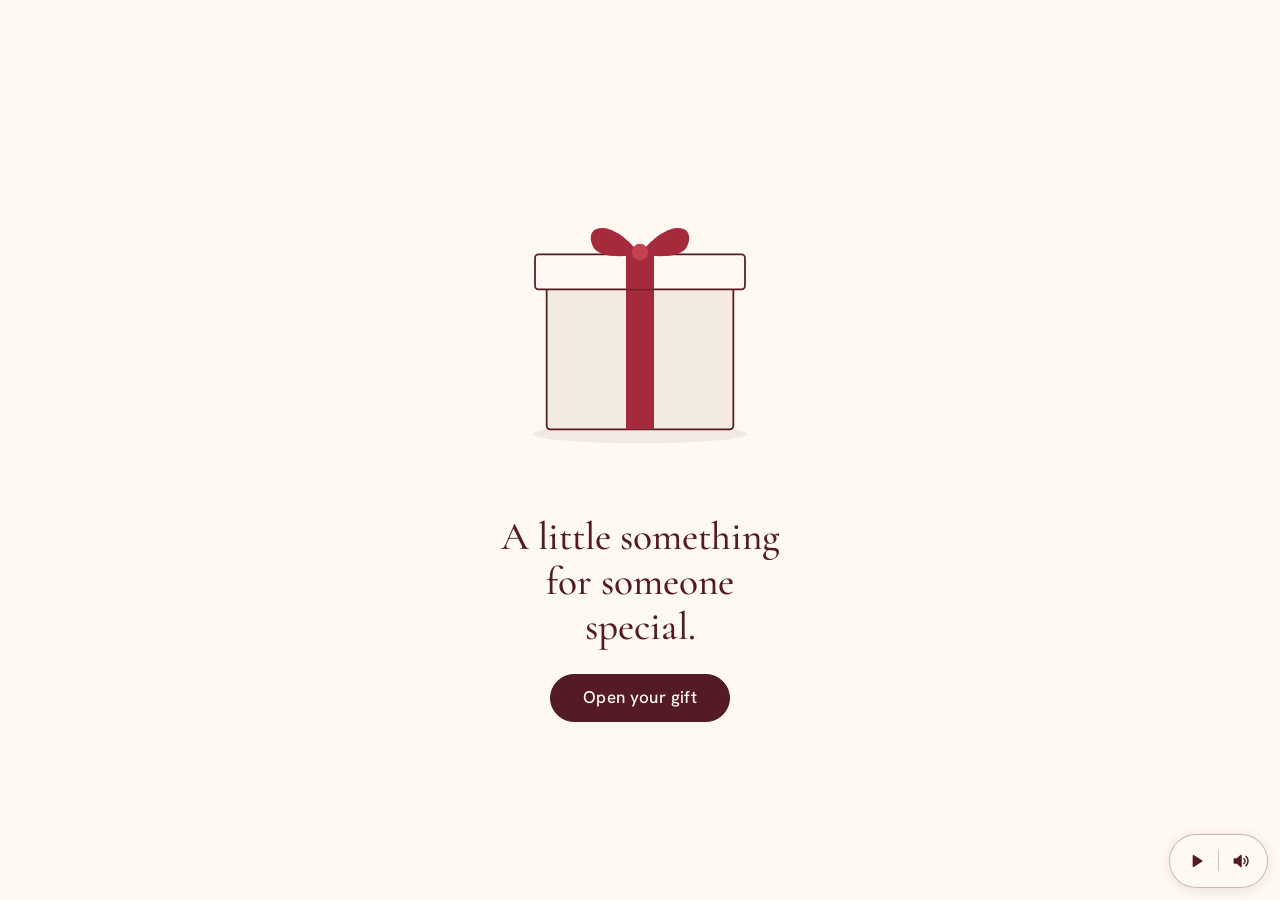
<file: index.html>
<!DOCTYPE html>
<html lang="en">
<head>
  <meta charset="utf-8">
  <meta name="viewport" content="width=device-width, initial-scale=1, viewport-fit=cover">
  <title>To My Favourite Human</title>
  <meta name="description" content="A little something for someone special.">
  <meta name="theme-color" content="#FFF9F2">
  <link rel="icon" href="assets/illustrations/hibiscus.svg" type="image/svg+xml">
  <link rel="preconnect" href="https://fonts.googleapis.com">
  <link rel="preconnect" href="https://fonts.gstatic.com" crossorigin>
  <link href="https://fonts.googleapis.com/css2?family=Cormorant+Garamond:ital,wght@0,400;0,500;1,400&family=Hanken+Grotesk:wght@400;500&display=swap" rel="stylesheet">
  <link rel="stylesheet" href="css/style.css">
  <link rel="stylesheet" href="css/pages.css">
  <link rel="stylesheet" href="css/music.css">
</head>
<body>
  <main class="page gift-page" data-gift-page>
    <div class="gift-stage" data-gift>
      <div class="gift-art" aria-hidden="true">
        <svg viewBox="0 0 240 260" focusable="false">
          <ellipse class="gift-shadow" cx="120" cy="240" rx="92" ry="8"/>
          <g stroke="#541B27" stroke-width="1.5" stroke-linejoin="round">
            <rect x="40" y="112" width="160" height="124" rx="3" fill="#F3EAE0"/>
          </g>
          <rect x="108" y="112" width="24" height="124" fill="#A52B3C"/>
          <rect class="gift-mouth" x="41" y="112" width="158" height="7" fill="#541B27"/>
          <g class="gift-lid">
            <rect x="30" y="86" width="180" height="30" rx="3" fill="#FFF9F2" stroke="#541B27" stroke-width="1.5" stroke-linejoin="round"/>
            <rect x="108" y="86" width="24" height="30" fill="#A52B3C"/>
            <path d="M120 86C96 54 70 60 80 80c6 10 28 8 40 6zM120 86c24-32 50-26 40-6-6 10-28 8-40 6z" fill="#A52B3C"/>
            <circle cx="120" cy="84" r="7" fill="#C34450"/>
          </g>
        </svg>
      </div>
      <img class="gift-flower" src="assets/illustrations/hibiscus.svg" alt="" width="200" height="200">
    </div>

    <div class="gift-copy">
      <h1>A little something for someone special.</h1>
      <div class="gift-actions">
        <button type="button" class="btn" data-open>Open your gift</button>
      </div>
    </div>
    <p class="visually-hidden" role="status" aria-live="polite" data-status></p>
  </main>

  <script src="js/main.js"></script>
  <script src="js/gift.js"></script>
  <script src="js/song-config.js"></script>
  <script src="js/music.js"></script>
</body>
</html>
</file>
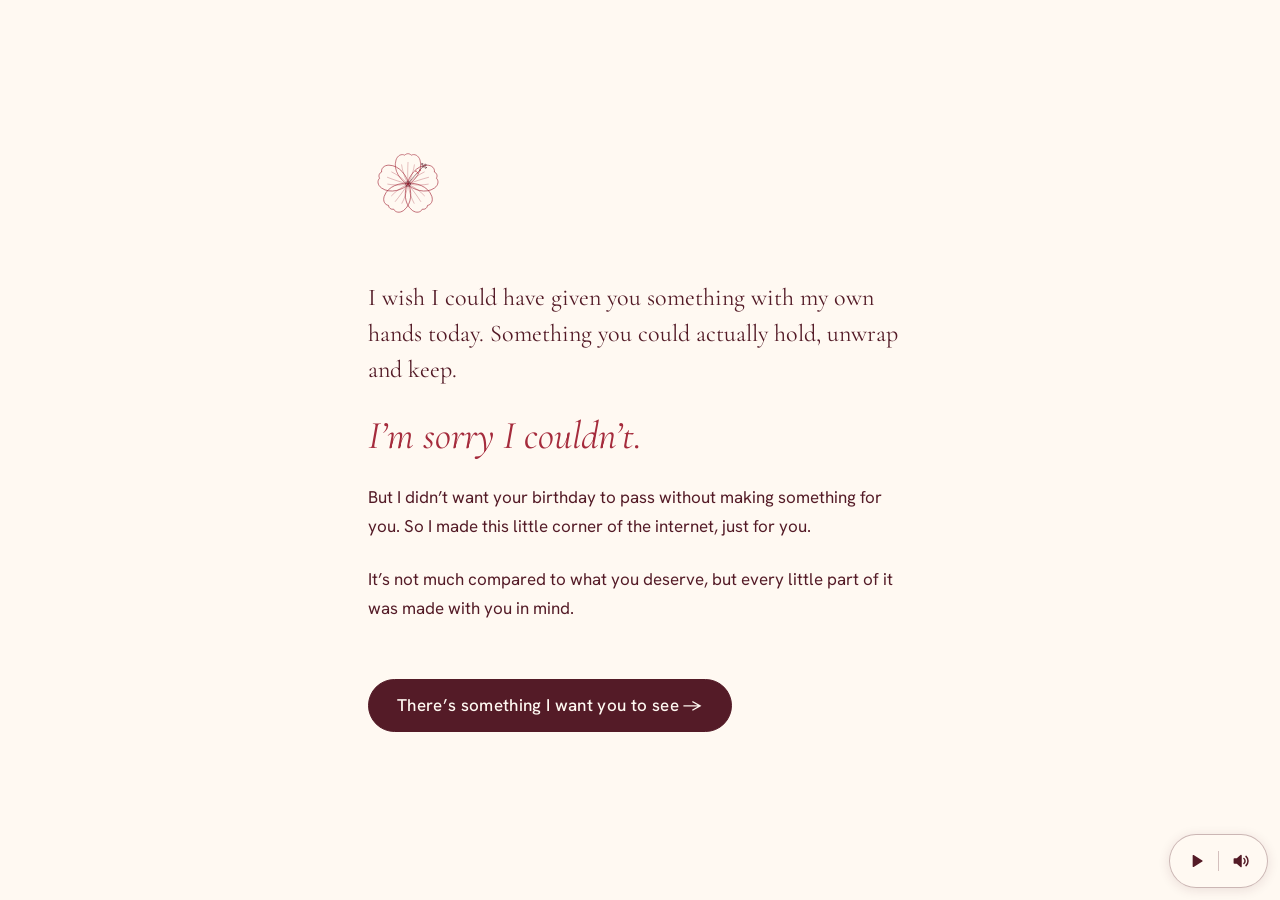
<file: apology.html>
<!DOCTYPE html>
<html lang="en">
<head>
  <meta charset="utf-8">
  <meta name="viewport" content="width=device-width, initial-scale=1, viewport-fit=cover">
  <title>I’m sorry · To My Favourite Human</title>
  <meta name="theme-color" content="#FFF9F2">
  <link rel="icon" href="assets/illustrations/hibiscus.svg" type="image/svg+xml">
  <link rel="preconnect" href="https://fonts.googleapis.com">
  <link rel="preconnect" href="https://fonts.gstatic.com" crossorigin>
  <link href="https://fonts.googleapis.com/css2?family=Cormorant+Garamond:ital,wght@0,400;0,500;1,400&family=Hanken+Grotesk:wght@400;500&display=swap" rel="stylesheet">
  <link rel="stylesheet" href="css/style.css">
  <link rel="stylesheet" href="css/pages.css">
  <link rel="stylesheet" href="css/music.css">
</head>
<body>
  <main class="page apology-page">
    <article class="letter">
      <h1 class="visually-hidden">An apology</h1>
      <img class="letter-mark" src="assets/illustrations/hibiscus.svg" alt="" width="80" height="80">

      <p class="reveal lead">I wish I could have given you something with my own hands today. Something you could actually hold, unwrap and keep.</p>
      <p class="reveal sorry">I’m sorry I couldn’t.</p>
      <p class="reveal">But I didn’t want your birthday to pass without making something for you. So I made this little corner of the internet, just for you.</p>
      <p class="reveal">It’s not much compared to what you deserve, but every little part of it was made with you in mind.</p>

      <div class="reveal letter-actions">
        <a class="btn" href="birthday.html">There’s something I want you to see →</a>
      </div>
    </article>
  </main>

  <script src="js/main.js"></script>
  <script src="js/song-config.js"></script>
  <script src="js/music.js"></script>
</body>
</html>
</file>
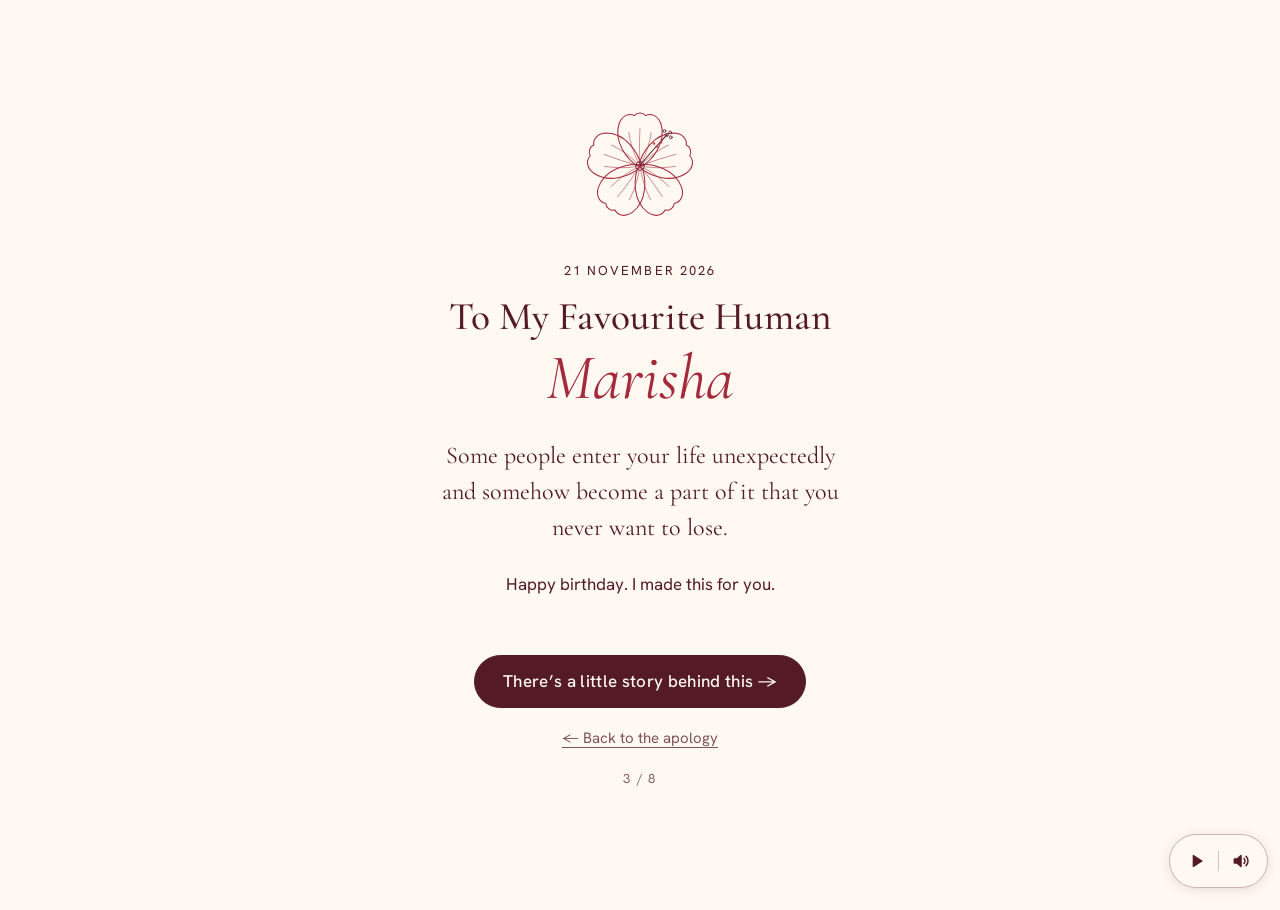
<file: birthday.html>
<!DOCTYPE html>
<html lang="en">
<head>
  <meta charset="utf-8">
  <meta name="viewport" content="width=device-width, initial-scale=1, viewport-fit=cover">
  <title>To My Favourite Human · Marisha</title>
  <meta name="description" content="A birthday website for Marisha, 21 November 2026.">
  <meta name="theme-color" content="#FFF9F2">
  <link rel="icon" href="assets/illustrations/hibiscus.svg" type="image/svg+xml">
  <link rel="preconnect" href="https://fonts.googleapis.com">
  <link rel="preconnect" href="https://fonts.gstatic.com" crossorigin>
  <link href="https://fonts.googleapis.com/css2?family=Cormorant+Garamond:ital,wght@0,400;0,500;1,400&family=Hanken+Grotesk:wght@400;500&display=swap" rel="stylesheet">
  <link rel="stylesheet" href="css/style.css">
  <link rel="stylesheet" href="css/pages.css">
  <link rel="stylesheet" href="css/music.css">
</head>
<body>
  <main class="page welcome-page">
    <div class="flow welcome">
      <img class="fade welcome-mark" src="assets/illustrations/hibiscus.svg" alt="" width="140" height="140">
      <p class="fade kicker"><time datetime="2026-11-21">21 November 2026</time></p>
      <h1 class="fade">To My Favourite Human</h1>
      <p class="fade recipient">Marisha</p>
      <p class="fade welcome-text welcome-lead">Some people enter your life unexpectedly and somehow become a part of it that you never want to lose.</p>
      <p class="fade welcome-text">Happy birthday. I made this for you.</p>
      <nav class="fade pager" aria-label="Page navigation">
        <a class="btn" href="story.html">There’s a little story behind this →</a>
        <a class="pager-back" href="apology.html">← Back to the apology</a>
        <p class="pager-count" aria-label="Page 3 of 8">3 / 8</p>
      </nav>
    </div>
  </main>
  <script src="js/main.js"></script>
  <script src="js/song-config.js"></script>
  <script src="js/music.js"></script>
</body>
</html>
</file>
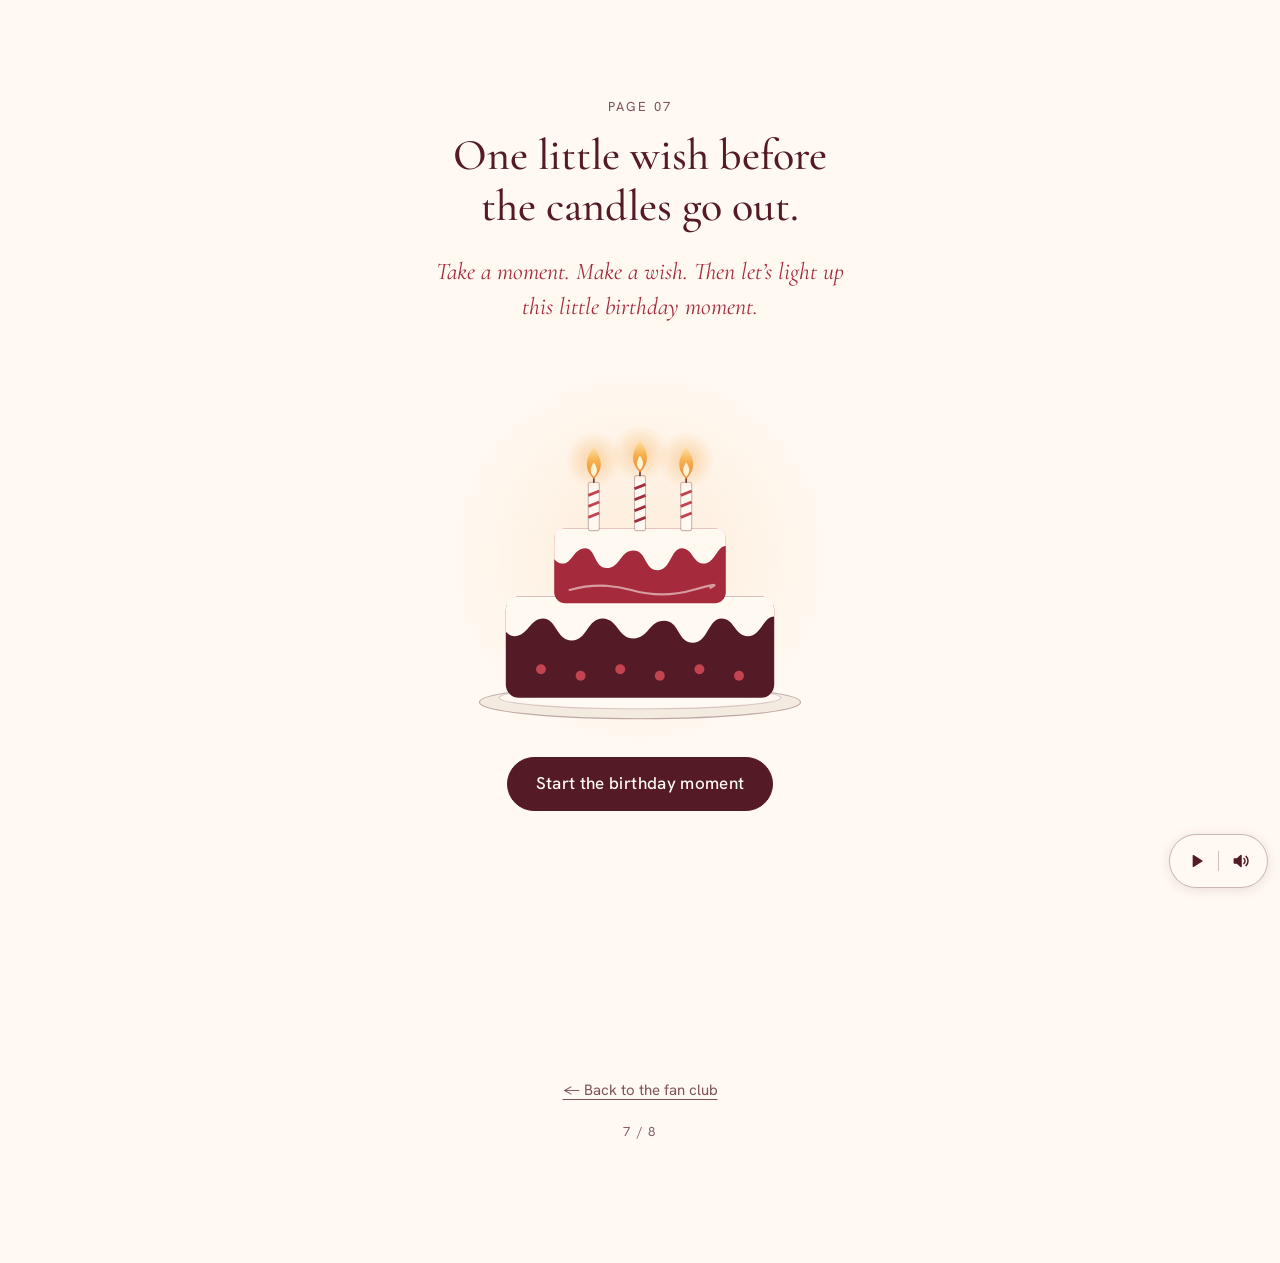
<file: cake.html>
<!DOCTYPE html>
<html lang="en">
<head>
  <meta charset="utf-8">
  <meta name="viewport" content="width=device-width, initial-scale=1, viewport-fit=cover">
  <title>The Birthday Cake · To My Favourite Human</title>
  <meta name="theme-color" content="#FFF9F2">
  <link rel="icon" href="assets/illustrations/hibiscus.svg" type="image/svg+xml">
  <link rel="preconnect" href="https://fonts.googleapis.com">
  <link rel="preconnect" href="https://fonts.gstatic.com" crossorigin>
  <link href="https://fonts.googleapis.com/css2?family=Cormorant+Garamond:ital,wght@0,400;0,500;1,400&family=Hanken+Grotesk:wght@400;500&display=swap" rel="stylesheet">
  <link rel="stylesheet" href="css/style.css">
  <link rel="stylesheet" href="css/pages.css">
  <link rel="stylesheet" href="css/cake.css">
  <link rel="stylesheet" href="css/music.css">
</head>
<body>
  <main class="page cake-page" id="cake-page">
    <div class="cake-wrap">

      <header class="cake-head fade">
        <p class="kicker">Page 07</p>
        <h1 id="cake-title">One little wish before the candles go out.</h1>
        <p class="cake-instruction" id="cake-instruction">Take a moment. Make a wish. Then let’s light up this little birthday moment.</p>
      </header>

      <div class="cake-stage fade" id="cake-stage" data-state="intro">
        <div class="cake-glow" aria-hidden="true"></div>

        <svg class="cake-svg" viewBox="0 0 320 320" role="img" aria-labelledby="cake-svg-title" focusable="false">
          <title id="cake-svg-title">A two-tier cherry-red birthday cake with three lit candles</title>
          <defs>
            <radialGradient id="glow-grad" cx="50%" cy="50%" r="50%">
              <stop offset="0" stop-color="#F6B56A" stop-opacity="0.55"/>
              <stop offset="1" stop-color="#F6B56A" stop-opacity="0"/>
            </radialGradient>
            <linearGradient id="flame-grad" x1="0" y1="1" x2="0" y2="0">
              <stop offset="0" stop-color="#E8873A"/>
              <stop offset="0.55" stop-color="#F6B04E"/>
              <stop offset="1" stop-color="#FBE3A4"/>
            </linearGradient>
          </defs>

          <!-- plate -->
          <ellipse cx="160" cy="292" rx="146" ry="15" fill="#F3EAE0" stroke="#541B27" stroke-opacity="0.35"/>
          <ellipse cx="160" cy="288" rx="128" ry="10" fill="#FFF9F2" stroke="#541B27" stroke-opacity="0.2"/>

          <!-- bottom tier -->
          <rect x="38" y="196" width="244" height="92" rx="12" fill="#541B27"/>
          <path d="M38 208 Q38 196 50 196 H270 Q282 196 282 208 V214 C272 214 270 232 258 232 C246 232 246 216 234 216 C222 216 222 238 208 238 C194 238 196 218 182 218 C168 218 168 234 154 234 C140 234 140 216 126 216 C112 216 112 236 98 236 C84 236 84 216 72 216 C60 216 58 232 46 232 C42 232 40 230 38 228 Z" fill="#FFF9F2"/>
          <g fill="#C34450">
            <circle cx="70" cy="262" r="4.5"/><circle cx="106" cy="268" r="4.5"/><circle cx="142" cy="262" r="4.5"/>
            <circle cx="178" cy="268" r="4.5"/><circle cx="214" cy="262" r="4.5"/><circle cx="250" cy="268" r="4.5"/>
          </g>

          <!-- top tier -->
          <rect x="82" y="134" width="156" height="68" rx="10" fill="#A52B3C"/>
          <path d="M82 144 Q82 134 92 134 H228 Q238 134 238 144 V150 C230 150 228 166 218 166 C208 166 208 152 198 152 C188 152 188 172 176 172 C164 172 166 154 154 154 C142 154 142 170 130 170 C118 170 120 152 110 152 C100 152 98 166 90 166 C86 166 84 164 82 162 Z" fill="#FFF9F2"/>
          <path d="M96 190 Q124 182 152 190 T208 190 T224 188" fill="none" stroke="#FFF9F2" stroke-opacity="0.55" stroke-width="2" stroke-linecap="round"/>

          <!-- three candles -->
          <g class="candle" data-i="0" transform="translate(118 0)">
            <rect x="-5" y="92" width="10" height="44" rx="2" fill="#FFF9F2" stroke="#541B27" stroke-opacity="0.3"/>
            <path d="M-5 104 L5 100 M-5 114 L5 110 M-5 124 L5 120" stroke="#C34450" stroke-width="2.5" fill="none"/>
            <path d="M0 92 V86" stroke="#541B27" stroke-width="1.5" stroke-linecap="round"/>
            <circle class="flame-halo" cx="0" cy="72" r="26" fill="url(#glow-grad)"/>
            <g transform="translate(0 86)"><g class="flame"><path class="flame-outer" d="M0 -26 C8 -15 9 -6 0 3 C-9 -6 -8 -15 0 -26 Z" fill="url(#flame-grad)"/><path class="flame-inner" d="M0 -12 C3.5 -7 4 -3 0 1 C-4 -3 -3.5 -7 0 -12 Z" fill="#FFF3D1"/></g></g>
            <g transform="translate(0 84)"><g class="smoke"><path d="M0 0 C-7 -10 7 -18 0 -30 C-6 -40 6 -48 0 -58" fill="none" stroke="#81736F" stroke-width="2" stroke-linecap="round"/></g></g>
          </g>
          <g class="candle" data-i="1" transform="translate(160 0)">
            <rect x="-5" y="86" width="10" height="50" rx="2" fill="#FFF9F2" stroke="#541B27" stroke-opacity="0.3"/>
            <path d="M-5 98 L5 94 M-5 108 L5 104 M-5 118 L5 114 M-5 128 L5 124" stroke="#A52B3C" stroke-width="2.5" fill="none"/>
            <path d="M0 86 V80" stroke="#541B27" stroke-width="1.5" stroke-linecap="round"/>
            <circle class="flame-halo" cx="0" cy="66" r="26" fill="url(#glow-grad)"/>
            <g transform="translate(0 80)"><g class="flame"><path class="flame-outer" d="M0 -26 C8 -15 9 -6 0 3 C-9 -6 -8 -15 0 -26 Z" fill="url(#flame-grad)"/><path class="flame-inner" d="M0 -12 C3.5 -7 4 -3 0 1 C-4 -3 -3.5 -7 0 -12 Z" fill="#FFF3D1"/></g></g>
            <g transform="translate(0 78)"><g class="smoke"><path d="M0 0 C-7 -10 7 -18 0 -30 C-6 -40 6 -48 0 -58" fill="none" stroke="#81736F" stroke-width="2" stroke-linecap="round"/></g></g>
          </g>
          <g class="candle" data-i="2" transform="translate(202 0)">
            <rect x="-5" y="92" width="10" height="44" rx="2" fill="#FFF9F2" stroke="#541B27" stroke-opacity="0.3"/>
            <path d="M-5 104 L5 100 M-5 114 L5 110 M-5 124 L5 120" stroke="#C34450" stroke-width="2.5" fill="none"/>
            <path d="M0 92 V86" stroke="#541B27" stroke-width="1.5" stroke-linecap="round"/>
            <circle class="flame-halo" cx="0" cy="72" r="26" fill="url(#glow-grad)"/>
            <g transform="translate(0 86)"><g class="flame"><path class="flame-outer" d="M0 -26 C8 -15 9 -6 0 3 C-9 -6 -8 -15 0 -26 Z" fill="url(#flame-grad)"/><path class="flame-inner" d="M0 -12 C3.5 -7 4 -3 0 1 C-4 -3 -3.5 -7 0 -12 Z" fill="#FFF3D1"/></g></g>
            <g transform="translate(0 84)"><g class="smoke"><path d="M0 0 C-7 -10 7 -18 0 -30 C-6 -40 6 -48 0 -58" fill="none" stroke="#81736F" stroke-width="2" stroke-linecap="round"/></g></g>
          </g>
        </svg>

        <div class="cake-panel">
          <!-- stage: intro -->
          <div class="cake-step" data-step="intro">
            <button type="button" class="btn" id="start-btn" hidden>Start the birthday moment</button>
          </div>

          <!-- stage: counting -->
          <div class="cake-step" data-step="counting" hidden>
            <p class="count-label" id="count-label">Make your wish. Keep it just for you.</p>
            <p class="count-number" id="count-number" aria-hidden="true">10</p>
            <button type="button" class="link-btn" id="skip-btn">Skip the countdown</button>
          </div>

          <!-- stage: ready -->
          <div class="cake-step" data-step="ready" hidden>
            <p class="ready-line">The candles are yours. Whenever you’re ready.</p>
            <button type="button" class="btn" id="blow-btn">Tap to blow out the candles</button>
            <div class="mic-block">
              <button type="button" class="btn btn-ghost" id="mic-btn">Or blow into the microphone</button>
              <button type="button" class="link-btn" id="mic-cancel" hidden>Cancel the microphone</button>
              <p class="mic-status" id="mic-status" role="status" aria-live="polite"></p>
              <p class="mic-note">Optional. Your browser asks for microphone permission only when you press this button. Nothing is recorded, saved or sent anywhere, and the microphone is switched off as soon as the candles go out. It needs HTTPS or localhost. If it isn’t available, tapping works exactly the same.</p>
            </div>
          </div>

          <!-- stage: done -->
          <div class="cake-step done" data-step="done" hidden>
            <p class="done-line" id="done-line" tabindex="-1">Wish made. I hope this year brings you beautiful things.</p>
            <a class="btn" id="song-link" href="song.html">There’s one more thing for you →</a>
          </div>
        </div>

        <noscript>
          <div class="cake-step done">
            <p class="done-line">Wish made. I hope this year brings you beautiful things.</p>
            <a class="btn" href="song.html">There’s one more thing for you →</a>
          </div>
        </noscript>
      </div>

      <p class="visually-hidden" id="cake-live" role="status" aria-live="polite"></p>

      <nav class="pager fade" aria-label="Page navigation">
        <a class="pager-back" href="fanclub.html">← Back to the fan club</a>
        <p class="pager-count" aria-label="Page 7 of 8">7 / 8</p>
      </nav>
    </div>
  </main>
  <script src="js/main.js"></script>
  <script src="js/cake.js"></script>
  <script src="js/song-config.js"></script>
  <script src="js/music.js"></script>
</body>
</html>
</file>
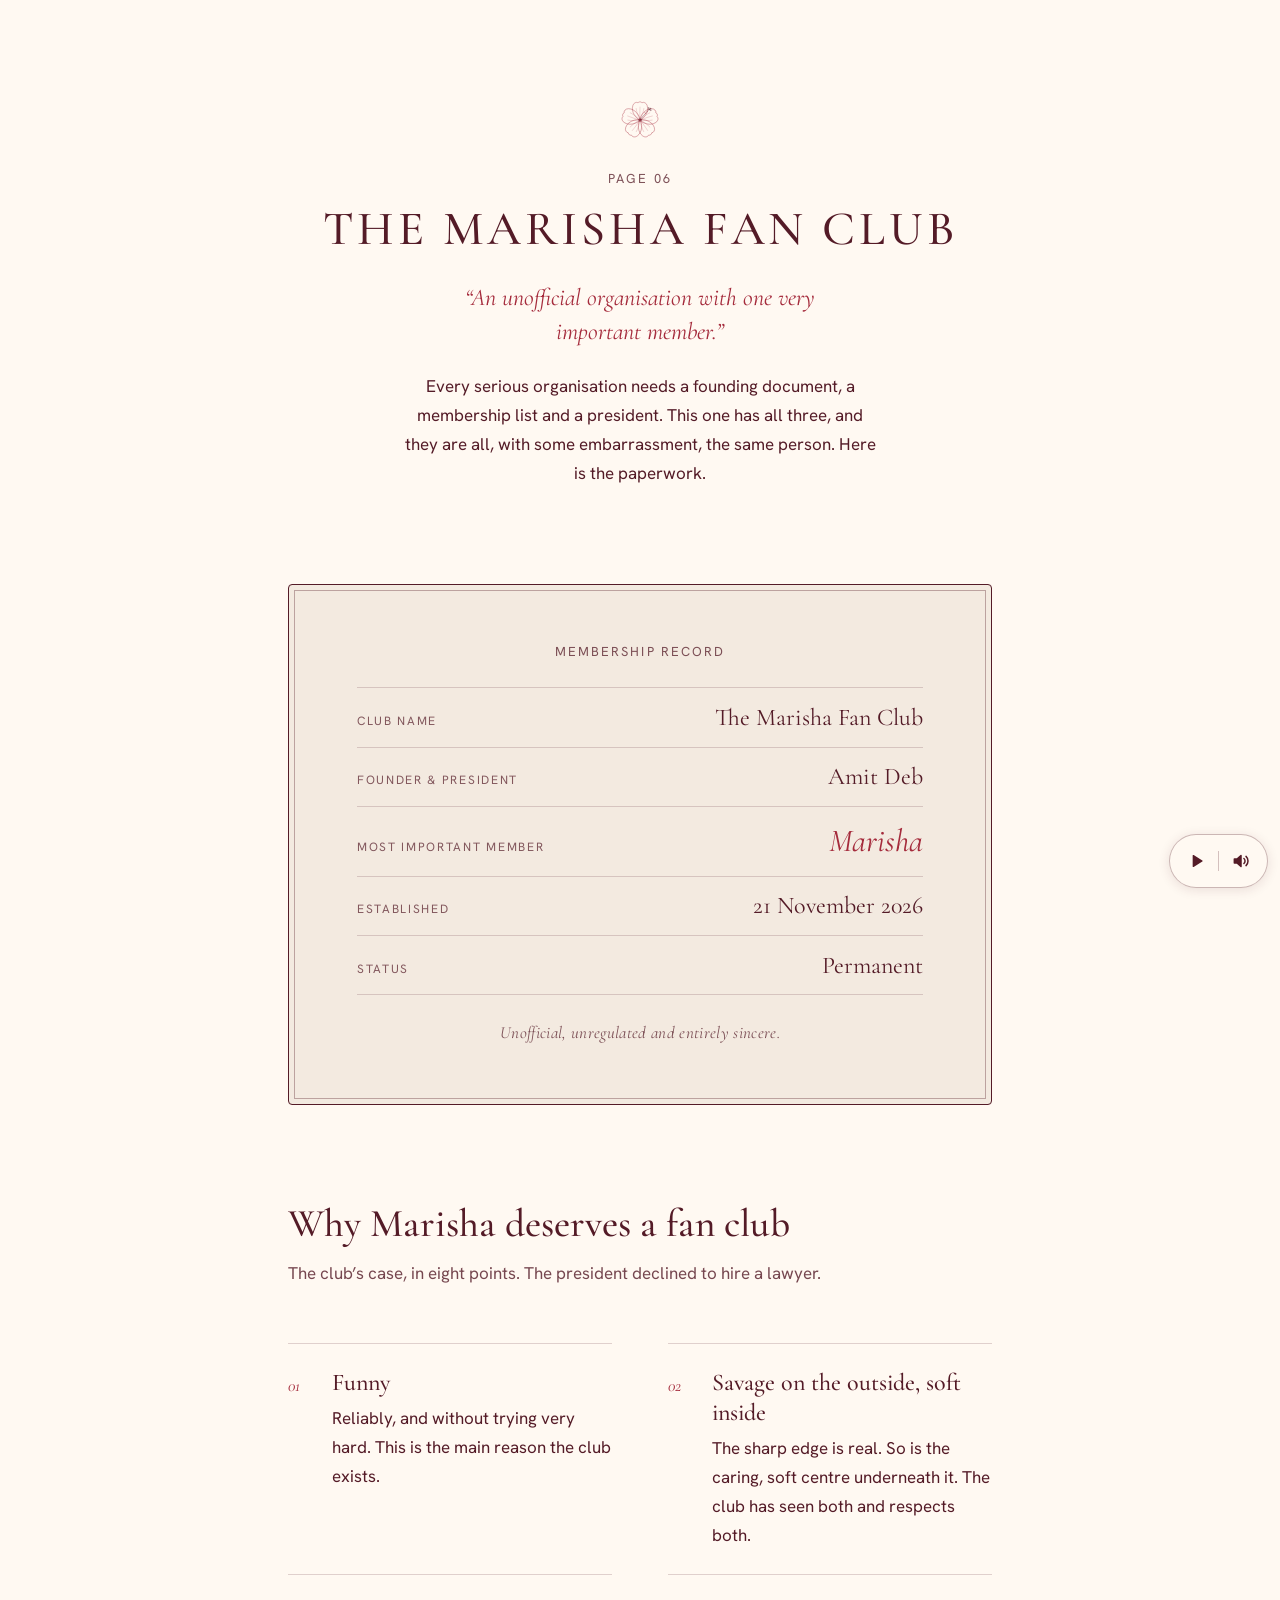
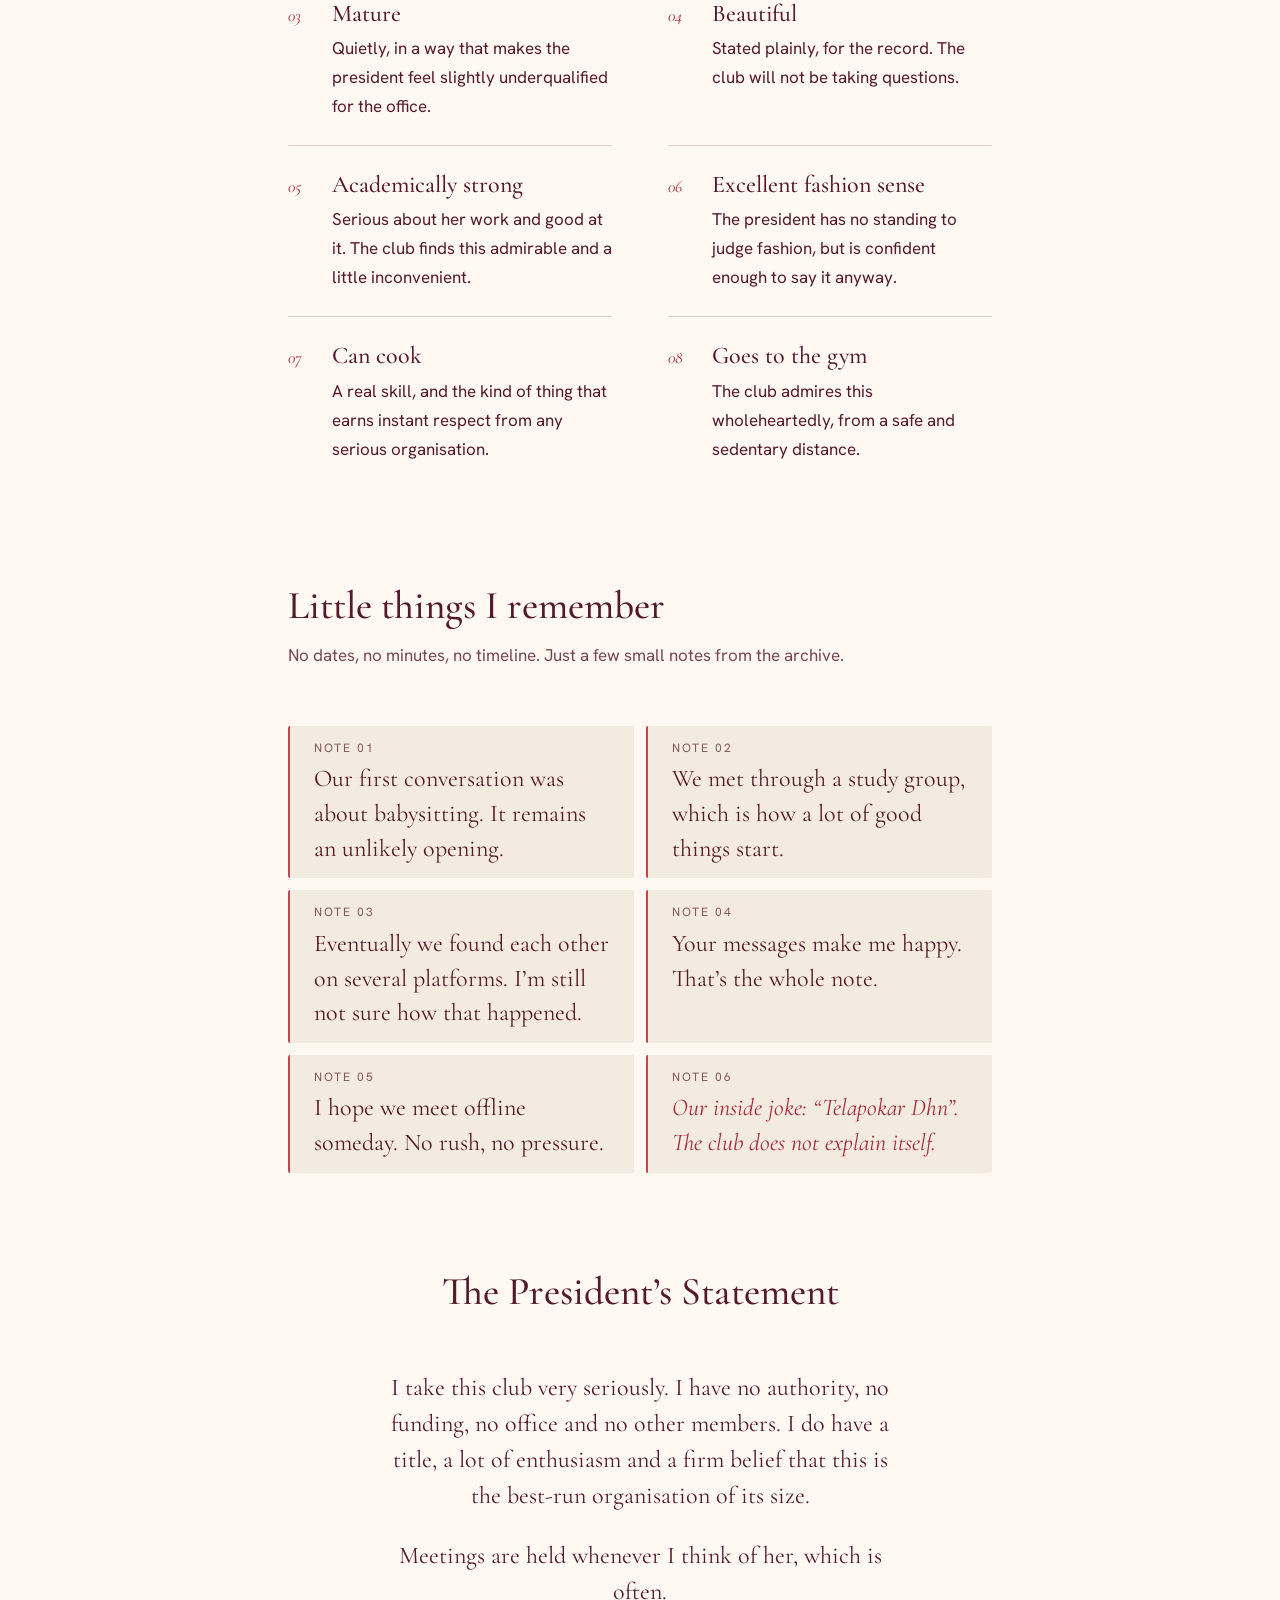
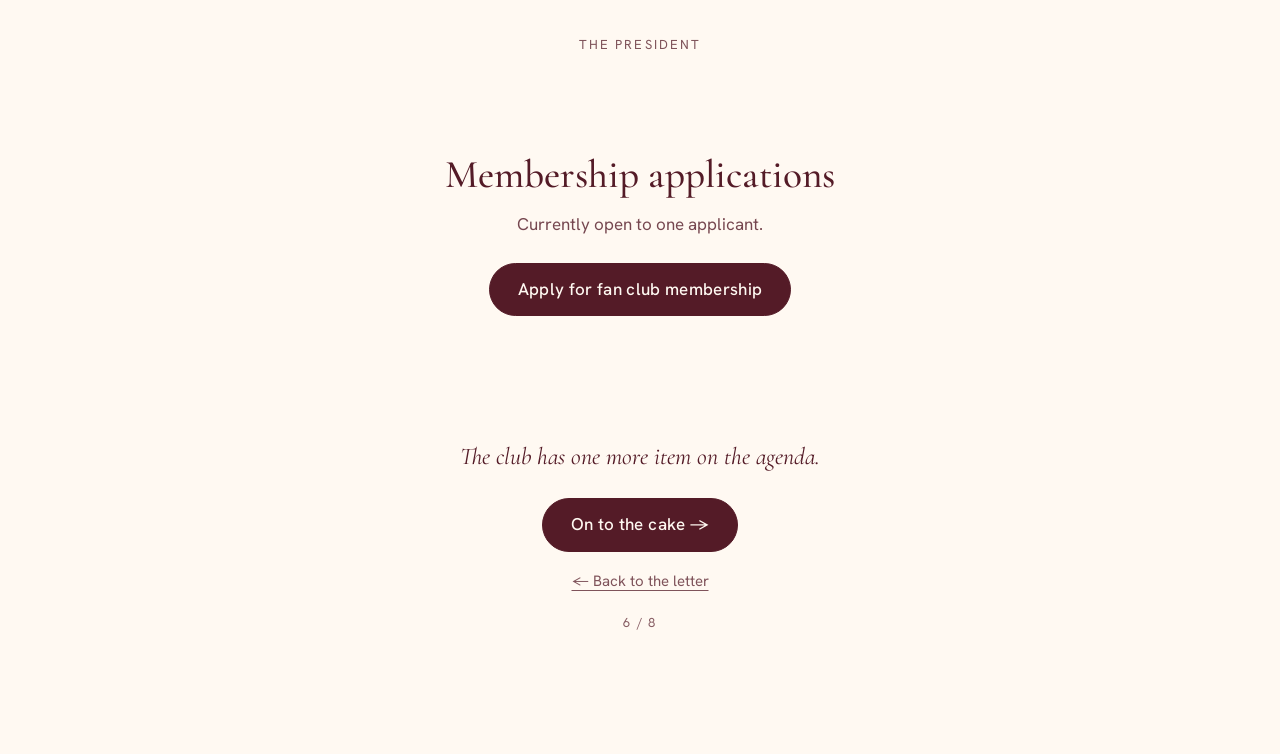
<file: fanclub.html>
<!DOCTYPE html>
<html lang="en">
<head>
  <meta charset="utf-8">
  <meta name="viewport" content="width=device-width, initial-scale=1, viewport-fit=cover">
  <title>The Marisha Fan Club · To My Favourite Human</title>
  <meta name="theme-color" content="#FFF9F2">
  <link rel="icon" href="assets/illustrations/hibiscus.svg" type="image/svg+xml">
  <link rel="preconnect" href="https://fonts.googleapis.com">
  <link rel="preconnect" href="https://fonts.gstatic.com" crossorigin>
  <link href="https://fonts.googleapis.com/css2?family=Cormorant+Garamond:ital,wght@0,400;0,500;1,400&family=Hanken+Grotesk:wght@400;500&display=swap" rel="stylesheet">
  <link rel="stylesheet" href="css/style.css">
  <link rel="stylesheet" href="css/pages.css">
  <link rel="stylesheet" href="css/music.css">
</head>
<body>
  <main class="page text-page club-page">
    <div class="club">

      <header class="club-head fade">
        <img class="prose-mark" src="assets/illustrations/hibiscus.svg" alt="" width="56" height="56">
        <p class="kicker">Page 06</p>
        <h1>THE MARISHA FAN CLUB</h1>
        <p class="club-sub">“An unofficial organisation with one very important member.”</p>
        <p class="club-intro">Every serious organisation needs a founding document, a membership list and a president. This one has all three, and they are all, with some embarrassment, the same person. Here is the paperwork.</p>
      </header>

      <section class="fade" aria-labelledby="card-title">
        <h2 id="card-title" class="visually-hidden">Official membership details</h2>
        <div class="member-card">
          <p class="member-card-head">Membership record</p>
          <dl class="member-list">
            <div><dt>Club name</dt><dd>The Marisha Fan Club</dd></div>
            <div><dt>Founder &amp; President</dt><dd>Amit Deb</dd></div>
            <div class="is-star"><dt>Most important member</dt><dd>Marisha</dd></div>
            <div><dt>Established</dt><dd>21 November 2026</dd></div>
            <div><dt>Status</dt><dd>Permanent</dd></div>
          </dl>
          <p class="member-card-foot">Unofficial, unregulated and entirely sincere.</p>
        </div>
      </section>

      <section class="club-section fade" aria-labelledby="why-title">
        <h2 id="why-title">Why Marisha deserves a fan club</h2>
        <p class="section-lead">The club’s case, in eight points. The president declined to hire a lawyer.</p>
        <ol class="why-list">
          <li><h3>Funny</h3><p>Reliably, and without trying very hard. This is the main reason the club exists.</p></li>
          <li><h3>Savage on the outside, soft inside</h3><p>The sharp edge is real. So is the caring, soft centre underneath it. The club has seen both and respects both.</p></li>
          <li><h3>Mature</h3><p>Quietly, in a way that makes the president feel slightly underqualified for the office.</p></li>
          <li><h3>Beautiful</h3><p>Stated plainly, for the record. The club will not be taking questions.</p></li>
          <li><h3>Academically strong</h3><p>Serious about her work and good at it. The club finds this admirable and a little inconvenient.</p></li>
          <li><h3>Excellent fashion sense</h3><p>The president has no standing to judge fashion, but is confident enough to say it anyway.</p></li>
          <li><h3>Can cook</h3><p>A real skill, and the kind of thing that earns instant respect from any serious organisation.</p></li>
          <li><h3>Goes to the gym</h3><p>The club admires this wholeheartedly, from a safe and sedentary distance.</p></li>
        </ol>
      </section>

      <section class="club-section fade" aria-labelledby="memory-title">
        <h2 id="memory-title">Little things I remember</h2>
        <p class="section-lead">No dates, no minutes, no timeline. Just a few small notes from the archive.</p>
        <ul class="memory-list">
          <li><span class="note-label">Note 01</span><p>Our first conversation was about babysitting. It remains an unlikely opening.</p></li>
          <li><span class="note-label">Note 02</span><p>We met through a study group, which is how a lot of good things start.</p></li>
          <li><span class="note-label">Note 03</span><p>Eventually we found each other on several platforms. I’m still not sure how that happened.</p></li>
          <li><span class="note-label">Note 04</span><p>Your messages make me happy. That’s the whole note.</p></li>
          <li><span class="note-label">Note 05</span><p>I hope we meet offline someday. No rush, no pressure.</p></li>
          <li class="is-joke"><span class="note-label">Note 06</span><p>Our inside joke: “Telapokar Dhn”. The club does not explain itself.</p></li>
        </ul>
      </section>

      <section class="club-section statement fade" aria-labelledby="statement-title">
        <h2 id="statement-title">The President’s Statement</h2>
        <blockquote>
          <p>I take this club very seriously. I have no authority, no funding, no office and no other members. I do have a title, a lot of enthusiasm and a firm belief that this is the best-run organisation of its size.</p>
          <p>Meetings are held whenever I think of her, which is often.</p>
          <footer>The President</footer>
        </blockquote>
      </section>

      <section class="club-section apply fade" aria-labelledby="apply-title">
        <h2 id="apply-title">Membership applications</h2>
        <p class="section-lead">Currently open to one applicant.</p>
        <button type="button" class="btn apply-btn" id="apply-btn" aria-expanded="false" aria-controls="apply-result" hidden>Apply for fan club membership</button>
        <div id="apply-result" class="apply-result" role="status" aria-live="polite"></div>
        <noscript><p class="apply-result is-open"><span class="apply-confirm">Your membership was never in question.</span></p></noscript>
      </section>

      <nav class="pager fade" aria-label="Page navigation">
        <p class="pager-note">The club has one more item on the agenda.</p>
        <a class="btn" href="cake.html">On to the cake →</a>
        <a class="pager-back" href="letter.html">← Back to the letter</a>
        <p class="pager-count" aria-label="Page 6 of 8">6 / 8</p>
      </nav>
    </div>
  </main>
  <script src="js/main.js"></script>
  <script src="js/fanclub.js"></script>
  <script src="js/song-config.js"></script>
  <script src="js/music.js"></script>
</body>
</html>
</file>
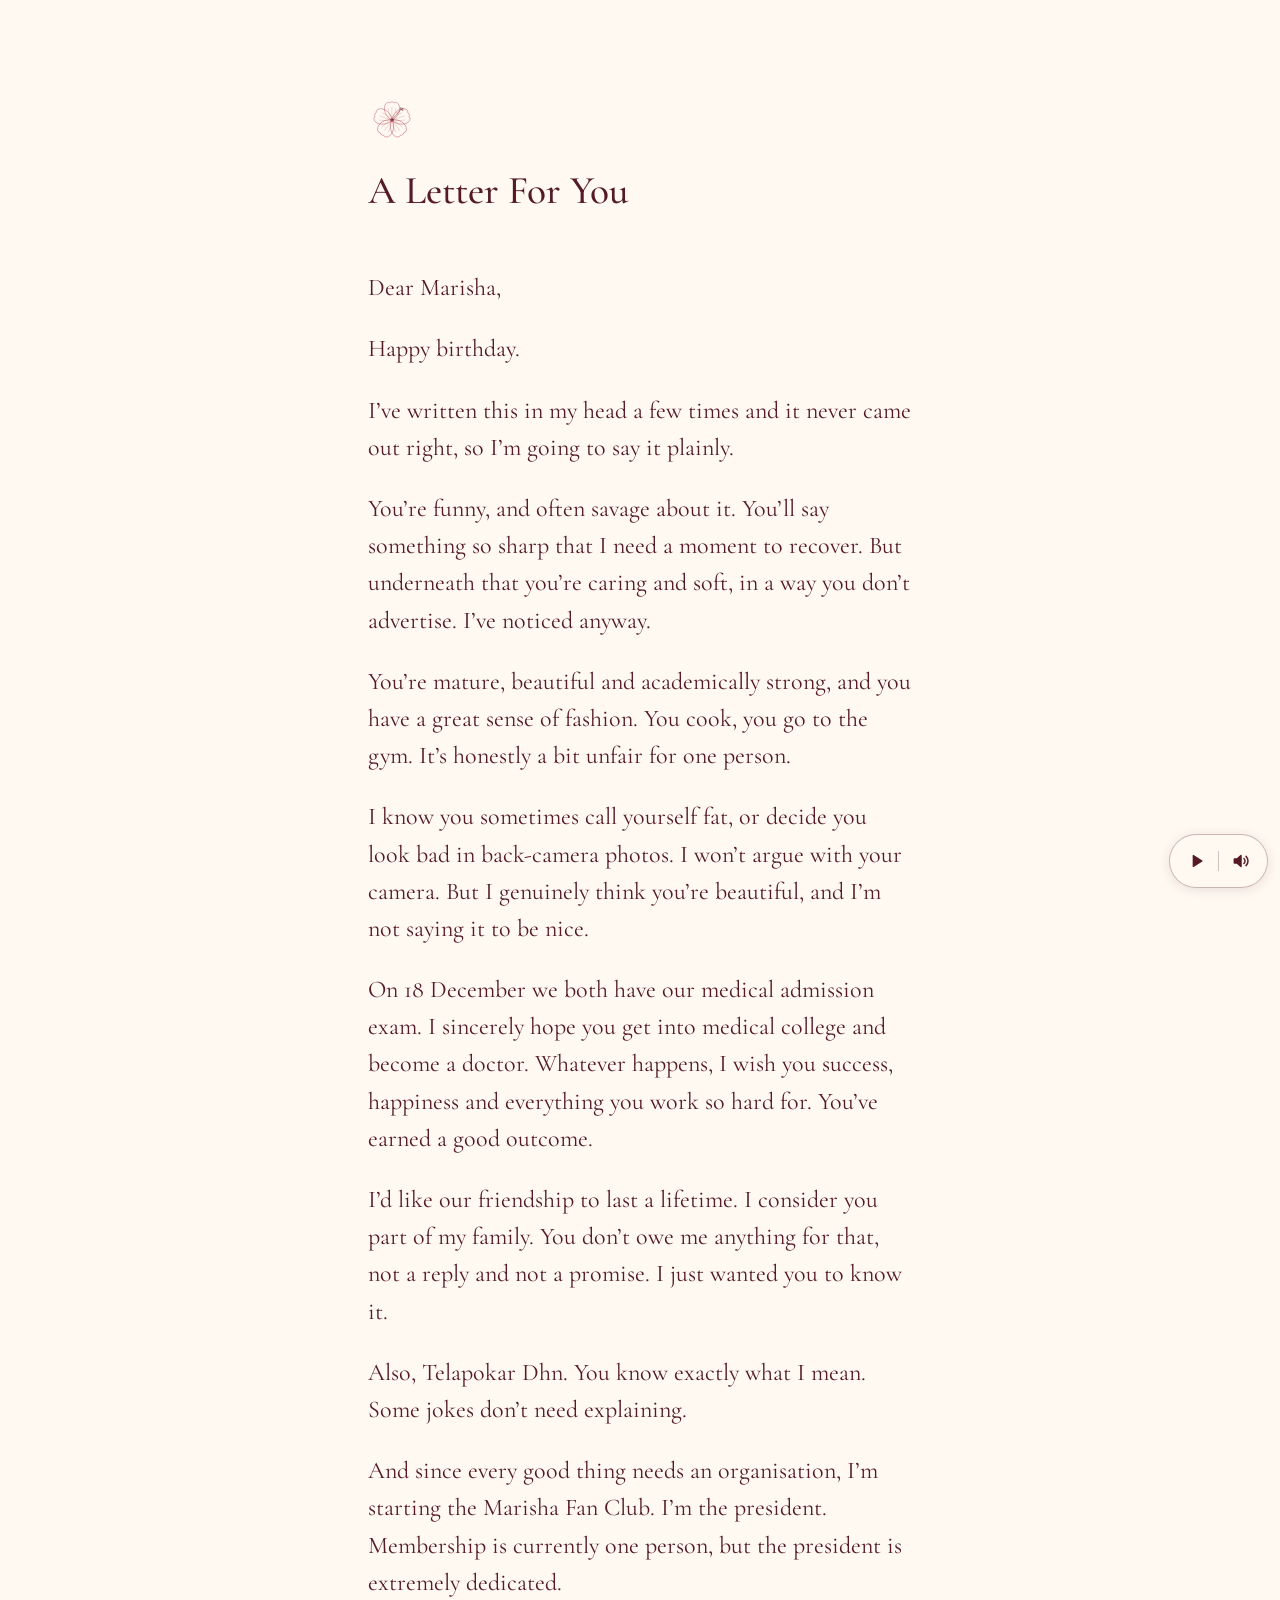
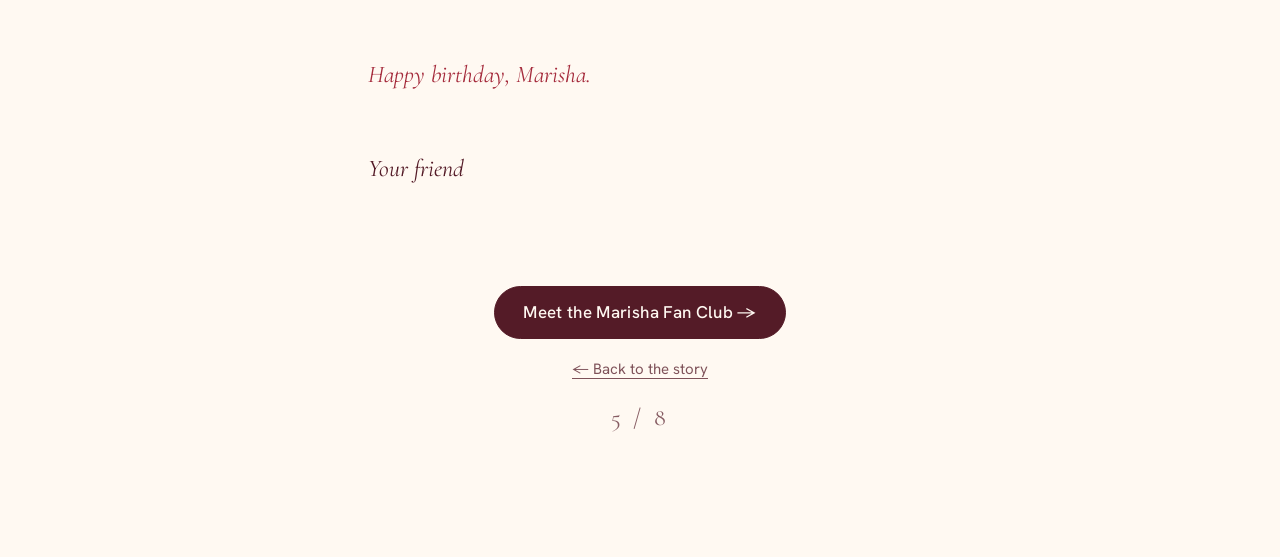
<file: letter.html>
<!DOCTYPE html>
<html lang="en">
<head>
  <meta charset="utf-8">
  <meta name="viewport" content="width=device-width, initial-scale=1, viewport-fit=cover">
  <title>A Letter For You · To My Favourite Human</title>
  <meta name="theme-color" content="#FFF9F2">
  <link rel="icon" href="assets/illustrations/hibiscus.svg" type="image/svg+xml">
  <link rel="preconnect" href="https://fonts.googleapis.com">
  <link rel="preconnect" href="https://fonts.gstatic.com" crossorigin>
  <link href="https://fonts.googleapis.com/css2?family=Cormorant+Garamond:ital,wght@0,400;0,500;1,400&family=Hanken+Grotesk:wght@400;500&display=swap" rel="stylesheet">
  <link rel="stylesheet" href="css/style.css">
  <link rel="stylesheet" href="css/pages.css">
  <link rel="stylesheet" href="css/music.css">
</head>
<body>
  <main class="page text-page letter-page">
    <article class="flow prose">
      <img class="fade prose-mark" src="assets/illustrations/hibiscus.svg" alt="" width="56" height="56">
      <h1 class="fade">A Letter For You</h1>

      <p class="fade salutation">Dear Marisha,</p>
      <p class="fade">Happy birthday.</p>
      <p class="fade">I’ve written this in my head a few times and it never came out right, so I’m going to say it plainly.</p>
      <p class="fade">You’re funny, and often savage about it. You’ll say something so sharp that I need a moment to recover. But underneath that you’re caring and soft, in a way you don’t advertise. I’ve noticed anyway.</p>
      <p class="fade">You’re mature, beautiful and academically strong, and you have a great sense of fashion. You cook, you go to the gym. It’s honestly a bit unfair for one person.</p>
      <p>I know you sometimes call yourself fat, or decide you look bad in back-camera photos. I won’t argue with your camera. But I genuinely think you’re beautiful, and I’m not saying it to be nice.</p>
      <p>On 18 December we both have our medical admission exam. I sincerely hope you get into medical college and become a doctor. Whatever happens, I wish you success, happiness and everything you work so hard for. You’ve earned a good outcome.</p>
      <p>I’d like our friendship to last a lifetime. I consider you part of my family. You don’t owe me anything for that, not a reply and not a promise. I just wanted you to know it.</p>
      <p>Also, Telapokar Dhn. You know exactly what I mean. Some jokes don’t need explaining.</p>
      <p>And since every good thing needs an organisation, I’m starting the Marisha Fan Club. I’m the president. Membership is currently one person, but the president is extremely dedicated.</p>
      <p class="turn">Happy birthday, Marisha.</p>
      <p class="signoff">Your friend</p>

      <nav class="pager" aria-label="Page navigation">
        <a class="btn" href="fanclub.html">Meet the Marisha Fan Club →</a>
        <a class="pager-back" href="story.html">← Back to the story</a>
        <p class="pager-count" aria-label="Page 5 of 8">5 / 8</p>
      </nav>
    </article>
  </main>
  <script src="js/main.js"></script>
  <script src="js/song-config.js"></script>
  <script src="js/music.js"></script>
</body>
</html>
</file>
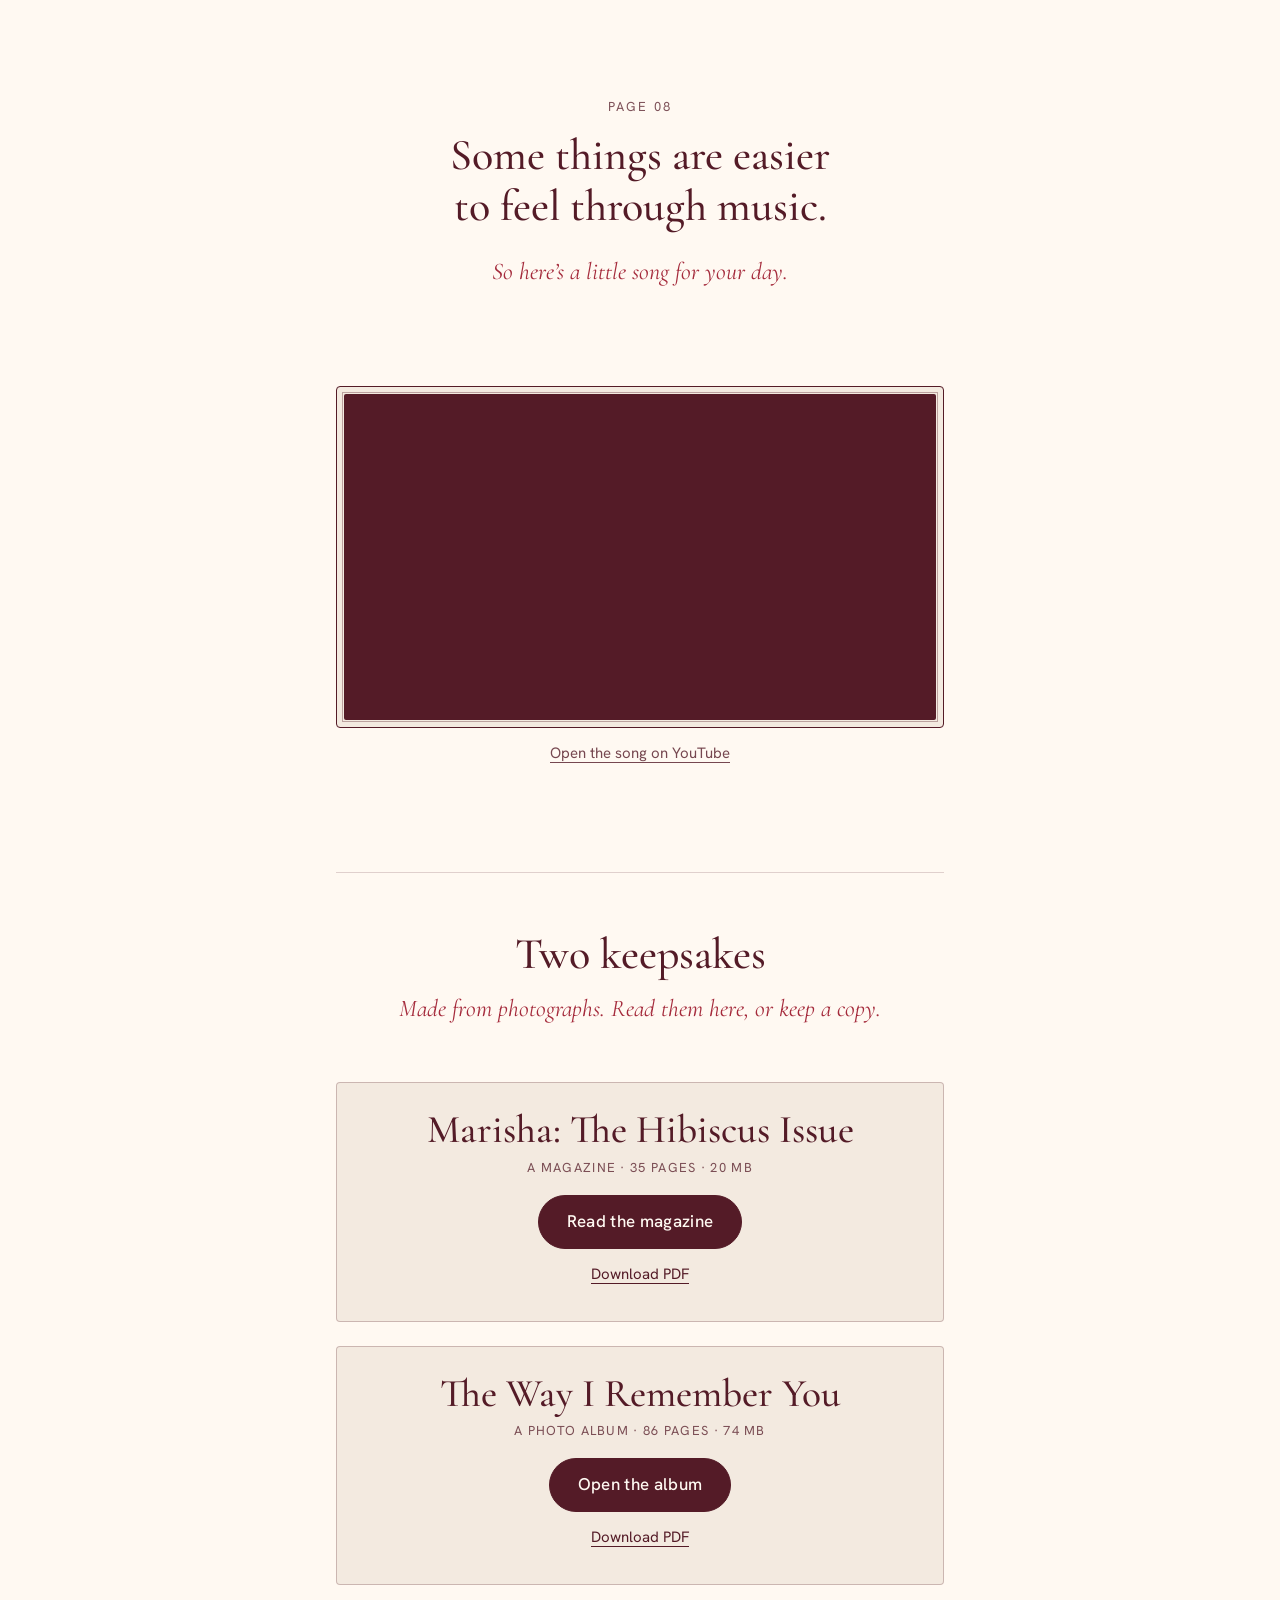
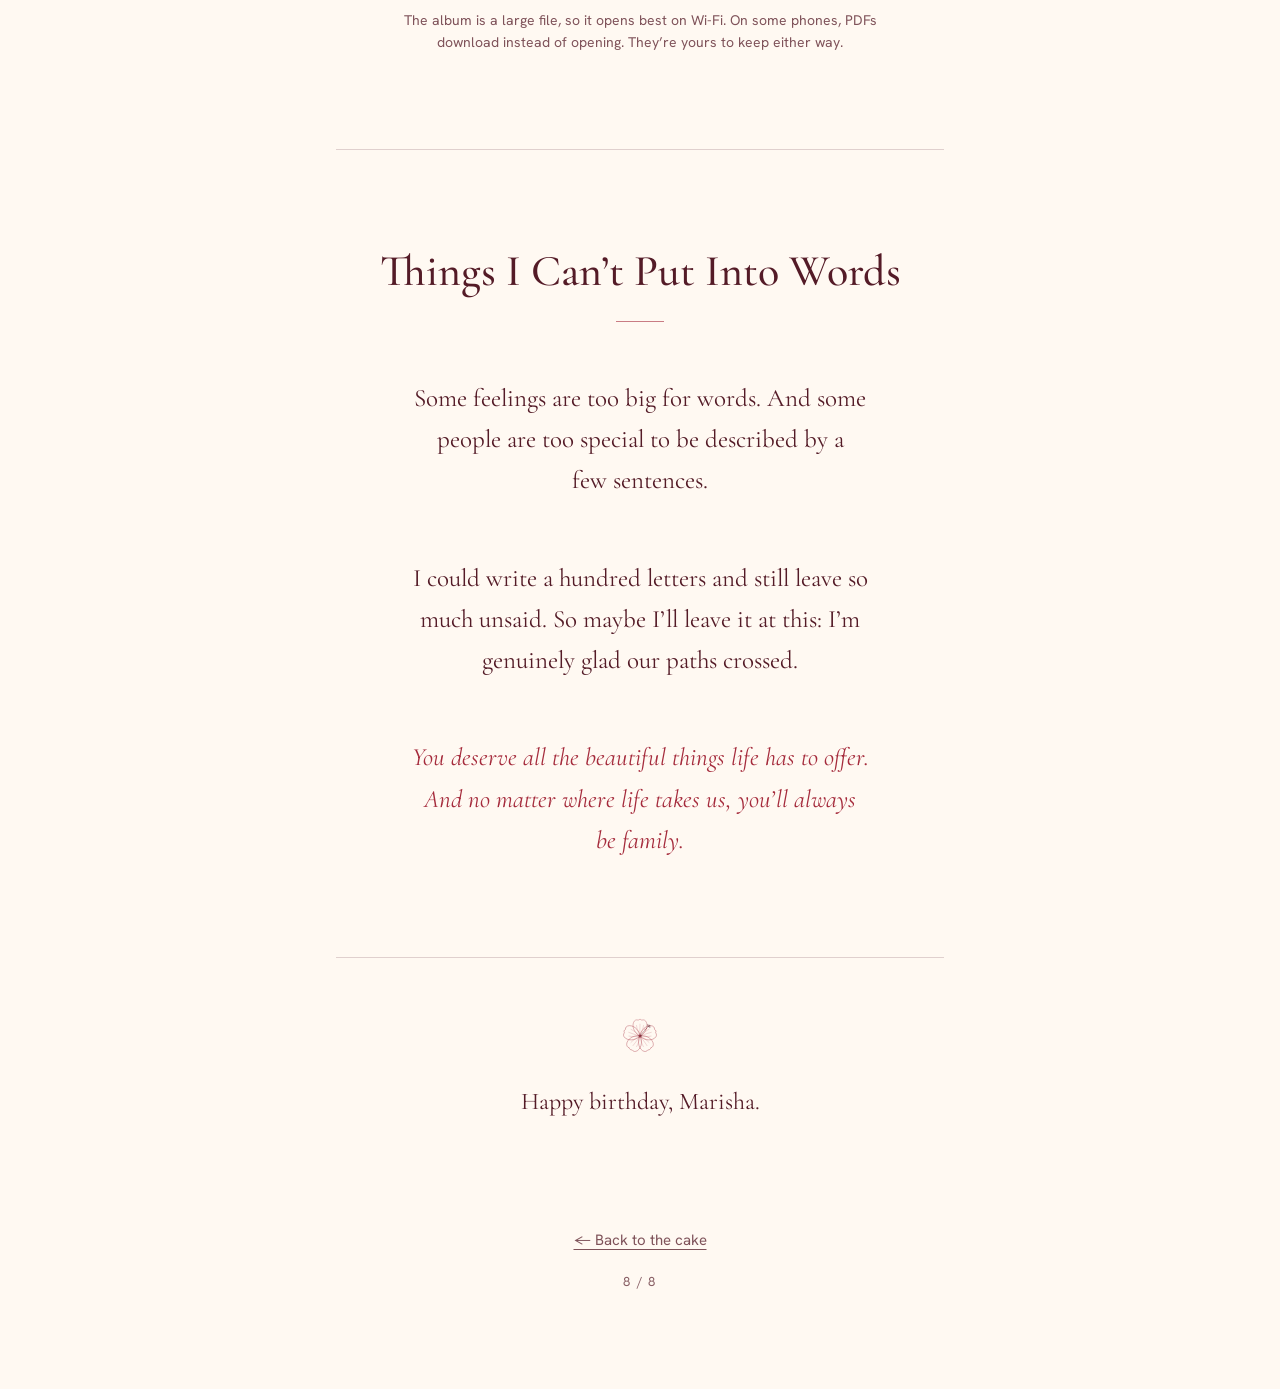
<file: song.html>
<!DOCTYPE html>
<html lang="en">
<head>
  <meta charset="utf-8">
  <meta name="viewport" content="width=device-width, initial-scale=1, viewport-fit=cover">
  <title>A Song For You · To My Favourite Human</title>
  <meta name="theme-color" content="#FFF9F2">
  <link rel="icon" href="assets/illustrations/hibiscus.svg" type="image/svg+xml">
  <link rel="preconnect" href="https://fonts.googleapis.com">
  <link rel="preconnect" href="https://fonts.gstatic.com" crossorigin>
  <link href="https://fonts.googleapis.com/css2?family=Cormorant+Garamond:ital,wght@0,400;0,500;1,400&family=Hanken+Grotesk:wght@400;500&display=swap" rel="stylesheet">
  <link rel="stylesheet" href="css/style.css">
  <link rel="stylesheet" href="css/pages.css">
  <link rel="stylesheet" href="css/song.css">
  <link rel="stylesheet" href="css/music.css">
</head>
<body>
  <main class="page song-page" id="song-page">
    <div class="song-wrap">

      <header class="song-head fade">
        <p class="kicker">Page 08</p>
        <h1>Some things are easier to feel through music.</h1>
        <p class="song-sub">So here’s a little song for your day.</p>
      </header>

      <!-- THE SONG. Settings live in js/song-config.js -->
      <section class="song-block fade" aria-labelledby="song-heading">
        <h2 class="visually-hidden" id="song-heading">The song</h2>
        <div class="song-frame" id="song-frame">
          <div class="song-placeholder" id="song-placeholder">
            <img src="assets/illustrations/hibiscus.svg" alt="" width="56" height="56">
            <p>The song will appear here.</p>
          </div>
        </div>
        <p class="song-title" id="song-title">Song title goes here</p>
        <p class="song-fallback" id="song-fallback" hidden><a href="#" id="song-link" target="_blank" rel="noopener">Open the song on YouTube</a></p>
      </section>

      <!-- KEEPSAKES: two PDFs in assets/pdf/ (open in a new tab, or download) -->
      <section class="keepsakes fade" aria-labelledby="keep-heading">
        <h2 id="keep-heading">Two keepsakes</h2>
        <p class="keep-intro">Made from photographs. Read them here, or keep a copy.</p>

        <ul class="keep-list">
          <li class="keep-item">
            <h3>Marisha: The Hibiscus Issue</h3>
            <p class="keep-meta">A magazine · 35 pages · 20 MB</p>
            <div class="keep-actions">
              <a class="btn keep-open" href="assets/pdf/Marisha_The_Sun_Issue.pdf" target="_blank" rel="noopener" aria-label="Read the magazine, Marisha: The Hibiscus Issue (opens in a new tab)">Read the magazine</a>
              <a class="keep-download" href="assets/pdf/Marisha_The_Sun_Issue.pdf" download="Marisha_The_Sun_Issue.pdf" aria-label="Download the magazine as a PDF, 20 MB">Download PDF</a>
            </div>
          </li>
          <li class="keep-item">
            <h3>The Way I Remember You</h3>
            <p class="keep-meta">A photo album · 86 pages · 74 MB</p>
            <div class="keep-actions">
              <a class="btn keep-open" href="assets/pdf/Cinematic_Photo_Album.pdf" target="_blank" rel="noopener" aria-label="Open the photo album, The Way I Remember You (opens in a new tab)">Open the album</a>
              <a class="keep-download" href="assets/pdf/Cinematic_Photo_Album.pdf" download="Cinematic_Photo_Album.pdf" aria-label="Download the photo album as a PDF, 74 MB">Download PDF</a>
            </div>
          </li>
        </ul>
        <p class="keep-note">The album is a large file, so it opens best on Wi-Fi. On some phones, PDFs download instead of opening. They’re yours to keep either way.</p>
      </section>

      <!-- A WRITTEN MOMENT -->
      <section class="words" aria-labelledby="words-heading">
        <h2 id="words-heading">Things I Can’t Put Into Words</h2>
        <div class="words-body">
          <p>Some feelings are too big for words. And some people are too special to be described by a few sentences.</p>
          <p>I could write a hundred letters and still leave so much unsaid. So maybe I’ll leave it at this: I’m genuinely glad our paths crossed.</p>
          <p>You deserve all the beautiful things life has to offer. And no matter where life takes us, you’ll always be family.</p>
        </div>
      </section>

      <!-- CLOSING -->
      <section class="closing" id="closing" aria-label="Closing message">
        <img class="closing-flower" src="assets/illustrations/hibiscus.svg" alt="" width="44" height="44">
        <p class="closing-sign">Happy birthday, Marisha.</p>
      </section>

      <nav class="pager" aria-label="Page navigation">
        <a class="pager-back" href="cake.html">← Back to the cake</a>
        <p class="pager-count" aria-label="Page 8 of 8">8 / 8</p>
      </nav>
    </div>
  </main>
  <script src="js/main.js"></script>
  <script src="js/song-config.js"></script>
  <script src="js/song.js"></script>
  <script src="js/music.js"></script>
</body>
</html>
</file>
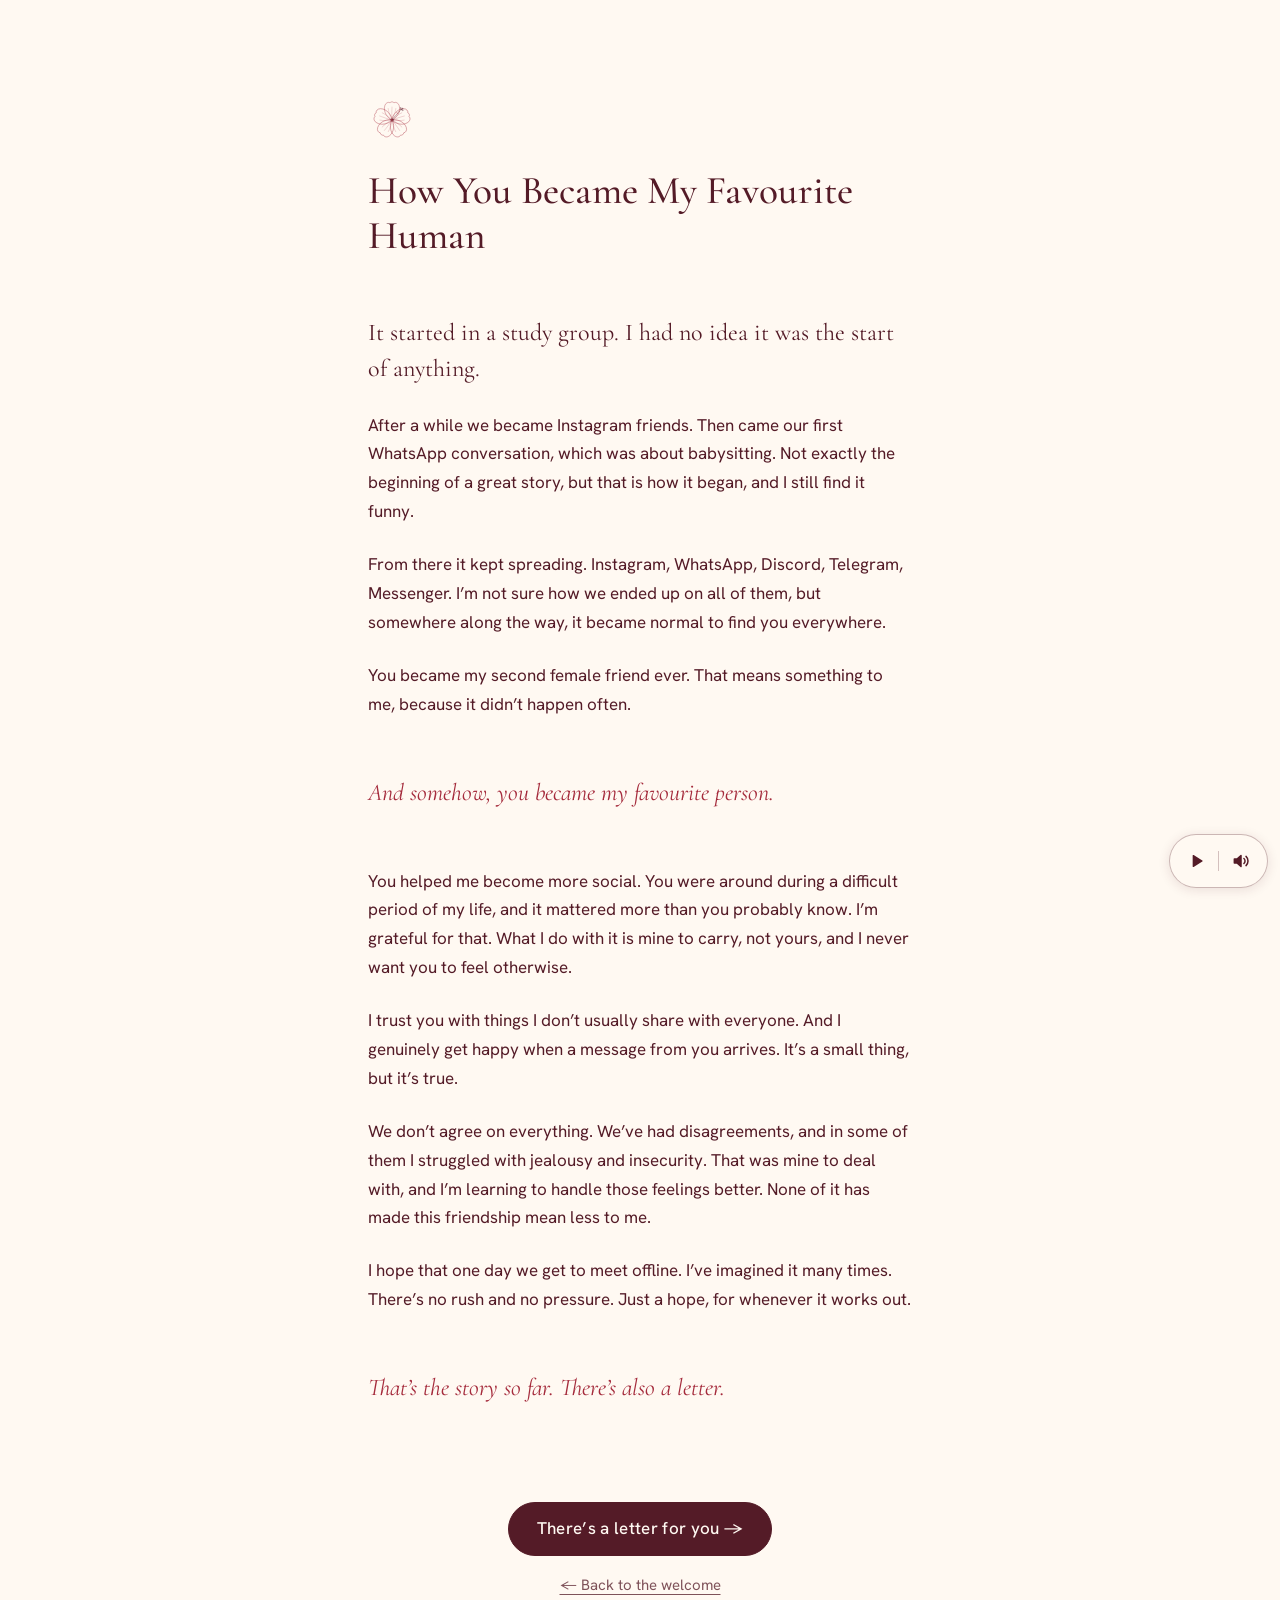
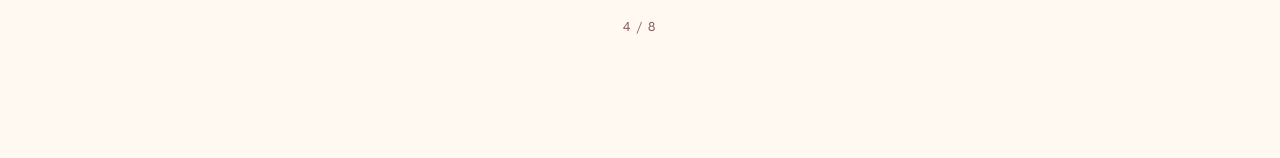
<file: story.html>
<!DOCTYPE html>
<html lang="en">
<head>
  <meta charset="utf-8">
  <meta name="viewport" content="width=device-width, initial-scale=1, viewport-fit=cover">
  <title>How You Became My Favourite Human · To My Favourite Human</title>
  <meta name="theme-color" content="#FFF9F2">
  <link rel="icon" href="assets/illustrations/hibiscus.svg" type="image/svg+xml">
  <link rel="preconnect" href="https://fonts.googleapis.com">
  <link rel="preconnect" href="https://fonts.gstatic.com" crossorigin>
  <link href="https://fonts.googleapis.com/css2?family=Cormorant+Garamond:ital,wght@0,400;0,500;1,400&family=Hanken+Grotesk:wght@400;500&display=swap" rel="stylesheet">
  <link rel="stylesheet" href="css/style.css">
  <link rel="stylesheet" href="css/pages.css">
  <link rel="stylesheet" href="css/music.css">
</head>
<body>
  <main class="page text-page">
    <article class="flow prose">
      <img class="fade prose-mark" src="assets/illustrations/hibiscus.svg" alt="" width="56" height="56">
      <h1 class="fade">How You Became My Favourite Human</h1>

      <p class="fade lead">It started in a study group. I had no idea it was the start of anything.</p>
      <p class="fade">After a while we became Instagram friends. Then came our first WhatsApp conversation, which was about babysitting. Not exactly the beginning of a great story, but that is how it began, and I still find it funny.</p>
      <p class="fade">From there it kept spreading. Instagram, WhatsApp, Discord, Telegram, Messenger. I’m not sure how we ended up on all of them, but somewhere along the way, it became normal to find you everywhere.</p>
      <p class="fade">You became my second female friend ever. That means something to me, because it didn’t happen often.</p>
      <p class="turn">And somehow, you became my favourite person.</p>
      <p>You helped me become more social. You were around during a difficult period of my life, and it mattered more than you probably know. I’m grateful for that. What I do with it is mine to carry, not yours, and I never want you to feel otherwise.</p>
      <p>I trust you with things I don’t usually share with everyone. And I genuinely get happy when a message from you arrives. It’s a small thing, but it’s true.</p>
      <p>We don’t agree on everything. We’ve had disagreements, and in some of them I struggled with jealousy and insecurity. That was mine to deal with, and I’m learning to handle those feelings better. None of it has made this friendship mean less to me.</p>
      <p>I hope that one day we get to meet offline. I’ve imagined it many times. There’s no rush and no pressure. Just a hope, for whenever it works out.</p>
      <p class="turn">That’s the story so far. There’s also a letter.</p>

      <nav class="pager" aria-label="Page navigation">
        <a class="btn" href="letter.html">There’s a letter for you →</a>
        <a class="pager-back" href="birthday.html">← Back to the welcome</a>
        <p class="pager-count" aria-label="Page 4 of 8">4 / 8</p>
      </nav>
    </article>
  </main>
  <script src="js/main.js"></script>
  <script src="js/song-config.js"></script>
  <script src="js/music.js"></script>
</body>
</html>
</file>
<file: css/style.css>
/* Design foundation: tokens, base, shared components */
:root {
  --burgundy: #541B27;
  --cherry: #A52B3C;
  --hibiscus: #C34450;
  --ivory: #FFF9F2;
  --cream: #F3EAE0;
  --muted: #81736F;

  --font-serif: "Cormorant Garamond", "Iowan Old Style", "Palatino Linotype", Georgia, serif;
  --font-sans: "Hanken Grotesk", system-ui, -apple-system, "Segoe UI", Roboto, sans-serif;

  --step-0: clamp(1rem, 0.96rem + 0.2vw, 1.0625rem);
  --step-1: clamp(1.25rem, 1.15rem + 0.5vw, 1.5rem);
  --step-2: clamp(1.75rem, 1.5rem + 1.2vw, 2.5rem);
  --space-s: 0.75rem;
  --space-m: 1.5rem;
  --space-l: clamp(2rem, 1.5rem + 2.5vw, 3.5rem);
  --space-xl: clamp(3rem, 2rem + 5vw, 6rem);

  --ease: cubic-bezier(0.22, 0.7, 0.2, 1);
}

*, *::before, *::after { box-sizing: border-box; }
html {
  -webkit-text-size-adjust: 100%;
  overflow-x: hidden; /* fallback for browsers without overflow: clip; propagates to the viewport, so no nested scroller */
  overflow-x: clip;
}
body {
  margin: 0;
  min-height: 100vh;
  min-height: 100dvh;
  background: var(--ivory);
  color: var(--burgundy);
  font-family: var(--font-sans);
  font-size: var(--step-0);
  line-height: 1.7;
  overflow-x: clip;
  -webkit-font-smoothing: antialiased;
}
img, svg { display: block; max-width: 100%; }
h1, h2 { font-family: var(--font-serif); font-weight: 500; line-height: 1.15; margin: 0; }
p { margin: 0; }

:focus-visible { outline: 2px solid var(--cherry); outline-offset: 4px; border-radius: 4px; }

.visually-hidden {
  position: absolute; width: 1px; height: 1px; margin: -1px; padding: 0;
  overflow: hidden; clip: rect(0 0 0 0); white-space: nowrap; border: 0;
}

.page {
  min-height: 100vh;
  min-height: 100dvh;
  display: flex;
  flex-direction: column;
  align-items: center;
  justify-content: center;
  padding: var(--space-xl) var(--space-m);
  overflow-x: clip; /* horizontal only: tall content must stay scrollable */
}

/* Shared button */
.btn {
  display: inline-flex;
  align-items: center;
  justify-content: center;
  min-height: 3rem;
  padding: 0.75rem 2rem;
  font: 500 var(--step-0)/1 var(--font-sans);
  letter-spacing: 0.02em;
  text-decoration: none;
  color: var(--ivory);
  background: var(--burgundy);
  border: 1px solid var(--burgundy);
  border-radius: 999px;
  cursor: pointer;
  transition: background-color 0.35s var(--ease), border-color 0.35s var(--ease), transform 0.35s var(--ease);
  -webkit-tap-highlight-color: transparent;
}
.btn:hover:not(:disabled) { background: var(--cherry); border-color: var(--cherry); }
.btn:active:not(:disabled) { transform: translateY(1px); }
.btn:disabled { cursor: default; background: var(--cream); border-color: var(--cream); color: var(--muted); }

@media (prefers-reduced-motion: reduce) {
  *, *::before, *::after {
    animation-duration: 0.001ms !important;
    animation-delay: 0ms !important;
    transition-duration: 0.001ms !important;
    transition-delay: 0ms !important;
  }
}
</file>
<file: css/pages.css>
/* Page-specific styles */

/* ---------- Page 01: gift ---------- */
.gift-page { gap: var(--space-l); text-align: center; }

.gift-stage { position: relative; width: min(72vw, 280px); }
.gift-art { animation: settle 1.4s var(--ease) both; }
.gift-art svg { width: 100%; height: auto; overflow: visible; }

.gift-shadow { fill: var(--burgundy); opacity: 0.07; transition: opacity 0.8s var(--ease); }
.gift-mouth { opacity: 0; transition: opacity 0.4s 0.3s; }
.gift-lid {
  transform-box: fill-box;
  transform-origin: center;
  transition: transform 1s var(--ease), opacity 0.8s 0.35s ease;
}
.gift-stage.is-open .gift-lid { transform: translate(70px, -26px) rotate(18deg); opacity: 0; }
.gift-stage.is-open .gift-mouth { opacity: 0.9; }

.gift-flower {
  position: absolute;
  left: 50%;
  top: 44%;
  width: 62%;
  opacity: 0;
  transform: translate(-50%, -20%) scale(0.3);
  pointer-events: none;
}
.gift-stage.is-open .gift-flower { animation: bloom 1.3s 0.45s var(--ease) forwards; }

.gift-copy { animation: fade 1.2s 0.6s ease both; transition: opacity 0.6s ease; }
.gift-copy h1 { font-size: var(--step-2); max-width: 16ch; margin-inline: auto; }
.gift-actions { margin-top: var(--space-m); }
.gift-page.is-opening .gift-copy { opacity: 0; }

@keyframes settle { from { opacity: 0; transform: translateY(14px); } to { opacity: 1; transform: none; } }
@keyframes fade { from { opacity: 0; } to { opacity: 1; } }
@keyframes bloom {
  0%   { opacity: 0; transform: translate(-50%, -20%) scale(0.3) rotate(-20deg); }
  40%  { opacity: 1; }
  100% { opacity: 1; transform: translate(-50%, -78%) scale(1) rotate(0); }
}

/* ---------- Page 02: apology ---------- */
.apology-page { justify-content: center; }
.letter { width: 100%; max-width: 34rem; }
.letter-mark { width: 64px; height: 64px; margin-bottom: var(--space-l); animation: fade 1.4s ease both; }
.letter p + p { margin-top: var(--space-m); }
.letter .lead { font-family: var(--font-serif); font-size: var(--step-1); line-height: 1.5; }
.letter .sorry { font-family: var(--font-serif); font-size: var(--step-2); font-style: italic; line-height: 1.2; color: var(--cherry); }
.letter-actions { margin-top: var(--space-l); }

/* One quiet, sequential reveal */
.letter .reveal { animation: fade 1.4s ease both; }
.letter .reveal:nth-of-type(1) { animation-delay: 0.4s; }
.letter .reveal:nth-of-type(2) { animation-delay: 1.4s; }
.letter .reveal:nth-of-type(3) { animation-delay: 2.3s; }
.letter .reveal:nth-of-type(4) { animation-delay: 3.3s; }
.letter div.letter-actions.reveal { animation-delay: 4.2s; }

@media (min-width: 48em) {
  .letter-mark { width: 80px; height: 80px; }
}

.letter-actions .btn { text-align: center; line-height: 1.35; padding: 0.9rem 1.75rem; }

/* ---------- Pages 03-05: welcome, story, letter ---------- */
.fade { animation: fade 1.2s ease both; animation-delay: 0.2s; }
.flow > .fade:nth-child(2) { animation-delay: 0.4s; }
.flow > .fade:nth-child(3) { animation-delay: 0.7s; }
.flow > .fade:nth-child(4) { animation-delay: 1s; }
.flow > .fade:nth-child(5) { animation-delay: 1.3s; }
.flow > .fade:nth-child(6) { animation-delay: 1.6s; }
.flow > .fade:nth-child(n+7) { animation-delay: 1.9s; }

/* Welcome: centred and quiet */
.welcome { text-align: center; max-width: 30rem; display: flex; flex-direction: column; align-items: center; }
.welcome-mark { width: clamp(96px, 30vw, 140px); height: auto; margin-bottom: var(--space-m); }
.kicker { font-size: 0.8125rem; letter-spacing: 0.16em; text-transform: uppercase; opacity: 0.75; }
.welcome h1 { font-size: var(--step-2); margin-top: var(--space-s); }
.recipient { font-family: var(--font-serif); font-style: italic; font-size: clamp(2.5rem, 2rem + 4vw, 4rem); line-height: 1.1; color: var(--cherry); margin-top: 0.25rem; }
.welcome-text { margin-top: var(--space-m); max-width: 26rem; }
.welcome-lead { font-family: var(--font-serif); font-size: var(--step-1); line-height: 1.5; }

/* Story and letter: a single reading column */
.text-page { justify-content: flex-start; }
.prose { width: 100%; max-width: 34rem; }
.prose-mark { width: 48px; height: 48px; margin-bottom: var(--space-m); }
.prose h1 { font-size: var(--step-2); margin-bottom: var(--space-l); }
.prose p + p { margin-top: var(--space-m); }
.prose .lead, .prose .turn, .prose .salutation { font-family: var(--font-serif); font-size: var(--step-1); line-height: 1.5; }
.prose .turn { font-style: italic; color: var(--cherry); margin-top: var(--space-l); margin-bottom: var(--space-l); }
.prose .turn + p { margin-top: 0; }
.letter-page .prose p:not(.turn):not(.signoff) { font-family: var(--font-serif); font-size: var(--step-1); line-height: 1.55; }
.signoff { font-family: var(--font-serif); font-style: italic; font-size: var(--step-1); }

/* Shared previous / next navigation */
.pager { display: flex; flex-direction: column; align-items: center; gap: 0.5rem; margin-top: var(--space-l); text-align: center; }
.pager .btn { text-align: center; line-height: 1.35; padding: 0.9rem 1.75rem; }
.pager-back { display: inline-flex; align-items: center; min-height: 2.75rem; color: var(--burgundy); opacity: 0.75; font-size: 0.9375rem; text-underline-offset: 4px; }
.pager-back:hover { opacity: 1; color: var(--cherry); }
.pager-count { font-size: 0.8125rem; letter-spacing: 0.14em; opacity: 0.7; }
.prose .pager { margin-top: var(--space-xl); }

/* ---------- Page 06: the Marisha Fan Club ---------- */
.club { width: 100%; max-width: 44rem; display: flex; flex-direction: column; gap: var(--space-xl); }
.club-head { text-align: center; display: flex; flex-direction: column; align-items: center; }
.club-head .prose-mark { margin-bottom: var(--space-m); }
.club-head h1 { font-size: clamp(1.75rem, 1.3rem + 2.8vw, 3rem); letter-spacing: 0.08em; margin-top: var(--space-s); overflow-wrap: anywhere; }
.club-sub { font-family: var(--font-serif); font-style: italic; font-size: var(--step-1); line-height: 1.4; color: var(--cherry); margin-top: var(--space-m); max-width: 24rem; }
.club-intro { margin-top: var(--space-m); max-width: 30rem; }

/* Membership card: editorial certificate, double hairline border */
.member-card { background: var(--cream); border: 1px solid var(--burgundy); border-radius: 4px; padding: var(--space-m); box-shadow: inset 0 0 0 5px var(--cream), inset 0 0 0 6px rgba(84, 27, 39, 0.35); }
.member-card-head, .member-card-foot { font-size: 0.8125rem; letter-spacing: 0.16em; text-transform: uppercase; opacity: 0.75; text-align: center; padding-inline: var(--space-s); }
.member-card-foot { font-family: var(--font-serif); font-style: italic; font-size: var(--step-0); letter-spacing: 0.02em; text-transform: none; }
.member-list { margin: var(--space-m) 0; padding: 0 var(--space-s); }
.member-list > div { display: flex; flex-direction: column; gap: 0.15rem; padding: 0.85rem 0; border-top: 1px solid rgba(84, 27, 39, 0.18); }
.member-list > div:last-child { border-bottom: 1px solid rgba(84, 27, 39, 0.18); }
.member-list dt { font-size: 0.75rem; letter-spacing: 0.14em; text-transform: uppercase; opacity: 0.7; }
.member-list dd { margin: 0; font-family: var(--font-serif); font-size: var(--step-1); line-height: 1.3; overflow-wrap: anywhere; }
.member-list .is-star dd { font-style: italic; color: var(--cherry); font-size: clamp(1.5rem, 1.3rem + 1vw, 2rem); }

.club-section h2 { font-size: var(--step-2); }
.section-lead { margin-top: var(--space-s); opacity: 0.8; }
.club-section h3 { font-family: var(--font-serif); font-weight: 500; font-size: var(--step-1); line-height: 1.25; margin: 0; }

/* Why list: numbered editorial entries */
.why-list { list-style: none; margin: var(--space-l) 0 0; padding: 0; counter-reset: why; display: grid; gap: 0; grid-template-columns: 1fr; }
.why-list li { counter-increment: why; position: relative; padding: var(--space-m) 0 var(--space-m) 2.75rem; border-top: 1px solid rgba(84, 27, 39, 0.18); }
.why-list li::before { content: counter(why, decimal-leading-zero); position: absolute; left: 0; top: calc(var(--space-m) + 0.2rem); font-family: var(--font-serif); font-style: italic; color: var(--cherry); }
.why-list p { margin-top: 0.35rem; }

/* Memory notes */
.memory-list { list-style: none; margin: var(--space-l) 0 0; padding: 0; display: grid; gap: var(--space-s); grid-template-columns: 1fr; }
.memory-list li { background: var(--cream); border-left: 2px solid var(--hibiscus); border-radius: 2px; padding: var(--space-s) var(--space-m); }
.note-label { display: block; font-size: 0.75rem; letter-spacing: 0.16em; text-transform: uppercase; opacity: 0.7; margin-bottom: 0.25rem; }
.memory-list p { font-family: var(--font-serif); font-size: var(--step-1); line-height: 1.45; }
.memory-list .is-joke p { font-style: italic; color: var(--cherry); }

/* President's statement */
.statement { text-align: center; }
.statement blockquote { margin: var(--space-l) auto 0; max-width: 32rem; padding: 0; }
.statement blockquote p { font-family: var(--font-serif); font-size: var(--step-1); line-height: 1.5; }
.statement blockquote p + p { margin-top: var(--space-m); }
.statement footer { margin-top: var(--space-m); font-size: 0.8125rem; letter-spacing: 0.16em; text-transform: uppercase; opacity: 0.75; }

/* Application reveal */
.apply { text-align: center; display: flex; flex-direction: column; align-items: center; }
.apply .btn { margin-top: var(--space-m); max-width: 100%; text-align: center; line-height: 1.35; padding: 0.9rem 1.75rem; }
.apply .btn:disabled { background: var(--burgundy); border-color: var(--burgundy); color: var(--ivory); opacity: 0.5; }
.apply-result { margin-top: var(--space-m); min-height: 1px; }
.apply-result.is-open { animation: fade 0.6s ease both; padding: var(--space-m); border-top: 1px solid var(--cherry); border-bottom: 1px solid var(--cherry); max-width: 28rem; }
.apply-confirm { font-family: var(--font-serif); font-style: italic; font-size: var(--step-2); line-height: 1.2; color: var(--cherry); }
.apply-small { margin-top: var(--space-s); font-size: 0.875rem; opacity: 0.75; }
.pager-note { font-family: var(--font-serif); font-style: italic; font-size: var(--step-1); margin-bottom: var(--space-s); }
.club .pager { margin-top: 0; }

@media (min-width: 48em) {
  .member-card { padding: var(--space-l); }
  .member-list > div { flex-direction: row; justify-content: space-between; align-items: baseline; gap: var(--space-m); }
  .member-list dd { text-align: right; }
  .why-list { grid-template-columns: 1fr 1fr; column-gap: var(--space-l); }
  .memory-list { grid-template-columns: 1fr 1fr; }
}

/* .btn sets display, which would override the hidden attribute */
.btn[hidden] { display: none; }
</file>
<file: css/music.css>
/* Floating background-music control (js/music.js). Uses tokens from style.css. */
.bgm {
  position: fixed; z-index: 50;
  right: max(0.75rem, env(safe-area-inset-right));
  bottom: max(0.75rem, env(safe-area-inset-bottom));
  display: flex; align-items: center;
  padding: 0.25rem;
  background: rgba(255, 249, 242, 0.94);
  border: 1px solid rgba(84, 27, 39, 0.3);
  border-radius: 999px;
  box-shadow: 0 2px 12px rgba(84, 27, 39, 0.12);
  -webkit-backdrop-filter: blur(6px); backdrop-filter: blur(6px);
}
.bgm-btn {
  width: 2.75rem; height: 2.75rem; padding: 0; border: 0; border-radius: 50%;
  display: inline-flex; align-items: center; justify-content: center;
  color: var(--burgundy); background: transparent; cursor: pointer;
  -webkit-tap-highlight-color: transparent;
  transition: background-color 0.3s var(--ease), color 0.3s var(--ease);
}
.bgm-btn:hover { background: var(--cream); color: var(--cherry); }
.bgm-btn svg { width: 1.25rem; height: 1.25rem; }
.bgm-btn .i-alt { display: none; }
.bgm-play[data-state="playing"] .i-main, .bgm-mute[data-state="muted"] .i-main { display: none; }
.bgm-play[data-state="playing"] .i-alt, .bgm-mute[data-state="muted"] .i-alt { display: block; }
.bgm-mute[data-state="muted"] { color: var(--cherry); }
.bgm-sep { width: 1px; height: 1.25rem; background: rgba(84, 27, 39, 0.25); }

/* The audio-only player for pages without the song embed. Present in the page, 1 px, not interactive. */
.bgm-host { position: fixed; right: 0; bottom: 0; width: 1px; height: 1px; overflow: hidden; opacity: 0; pointer-events: none; }

/* Keep the last lines of a page clear of the control. Does not make short pages scroll. */
.has-music .page { padding-bottom: calc(var(--space-xl) + 1.5rem); }
</file>
<file: css/cake.css>
/* Page 07: the birthday cake. Uses tokens from style.css. */
[hidden] { display: none !important; }

.cake-wrap { width: 100%; max-width: 36rem; display: flex; flex-direction: column; align-items: center; gap: var(--space-l); text-align: center; }
.cake-head h1 { font-size: clamp(1.75rem, 1.3rem + 2.6vw, 2.75rem); margin-top: var(--space-s); text-wrap: balance; }
.cake-instruction { font-family: var(--font-serif); font-style: italic; font-size: var(--step-1); line-height: 1.45; color: var(--cherry); margin: var(--space-m) auto 0; max-width: 26rem; }

.cake-stage { position: relative; width: 100%; display: flex; flex-direction: column; align-items: center; gap: var(--space-m); }
.cake-glow { position: absolute; top: -2rem; left: 50%; width: min(26rem, 120%); aspect-ratio: 1; transform: translateX(-50%); background: radial-gradient(circle, rgba(246, 181, 106, 0.32), rgba(246, 181, 106, 0) 65%); opacity: 0; transition: opacity 1.4s var(--ease); pointer-events: none; }
.cake-stage[data-state="counting"] .cake-glow,
.cake-stage[data-state="ready"] .cake-glow { opacity: 1; }
.cake-stage[data-state="intro"] .cake-glow { opacity: 0.55; }

.cake-svg { position: relative; width: min(100%, 22rem); height: auto; overflow: visible; }

/* Flames */
.flame { transform-box: fill-box; transform-origin: 50% 100%; animation: flicker 1.7s ease-in-out infinite; transition: opacity 0.45s ease, transform 0.45s ease; }
.candle[data-i="1"] .flame { animation-duration: 1.4s; animation-delay: -0.5s; }
.candle[data-i="2"] .flame { animation-duration: 1.95s; animation-delay: -1s; }
.flame-halo { transition: opacity 0.5s ease; animation: halo 2.4s ease-in-out infinite; }
@keyframes flicker {
  0%, 100% { transform: scale(1, 1) rotate(0deg); }
  25% { transform: scale(0.95, 1.06) rotate(-2.5deg); }
  55% { transform: scale(1.04, 0.96) rotate(2deg); }
  80% { transform: scale(0.97, 1.04) rotate(-1deg); }
}
@keyframes halo { 0%, 100% { opacity: 0.85; } 50% { opacity: 1; } }

/* Candles out */
.cake-stage.is-out .flame { animation: none; opacity: 0; transform: scale(0.2, 0.1); }
.cake-stage.is-out .flame-halo { animation: none; opacity: 0; }
.cake-stage.is-out .cake-glow { opacity: 0; }
.cake-stage.is-out .candle[data-i="1"] .flame { transition-delay: 0.1s; }
.cake-stage.is-out .candle[data-i="2"] .flame { transition-delay: 0.2s; }

.smoke { opacity: 0; }
.smoke path { stroke-dasharray: 80; stroke-dashoffset: 80; }
.cake-stage.is-out .smoke { animation: smoke-rise 2.6s ease-out forwards; }
.cake-stage.is-out .smoke path { animation: smoke-draw 1.4s ease-out forwards; }
.cake-stage.is-out .candle[data-i="1"] .smoke, .cake-stage.is-out .candle[data-i="1"] .smoke path { animation-delay: 0.1s; }
.cake-stage.is-out .candle[data-i="2"] .smoke, .cake-stage.is-out .candle[data-i="2"] .smoke path { animation-delay: 0.2s; }
@keyframes smoke-rise { 0% { opacity: 0; transform: translate(0, 0); } 15% { opacity: 0.55; } 100% { opacity: 0; transform: translate(4px, -26px); } }
@keyframes smoke-draw { to { stroke-dashoffset: 0; } }

/* Panel */
.cake-panel { width: 100%; min-height: 12.5rem; display: flex; flex-direction: column; align-items: center; justify-content: flex-start; }
.cake-step { width: 100%; display: flex; flex-direction: column; align-items: center; gap: var(--space-s); animation: fade 0.8s ease both; }
.cake-panel .btn { max-width: 100%; min-height: 3rem; text-align: center; line-height: 1.35; padding: 0.9rem 1.75rem; text-decoration: none; }
.btn-ghost { background: transparent; color: var(--burgundy); border-color: rgba(84, 27, 39, 0.45); }
.btn-ghost:hover:not(:disabled) { background: var(--cream); color: var(--burgundy); border-color: var(--burgundy); }

.link-btn { font: inherit; font-size: 0.9375rem; color: var(--burgundy); background: none; border: 0; padding: 0.5rem 1rem; min-height: 2.75rem; cursor: pointer; text-decoration: underline; text-underline-offset: 4px; opacity: 0.8; }
.link-btn:hover { opacity: 1; color: var(--cherry); }

.count-label { font-family: var(--font-serif); font-style: italic; font-size: var(--step-1); color: var(--cherry); }
.count-number { font-family: var(--font-serif); font-weight: 500; font-size: clamp(4.5rem, 3.5rem + 6vw, 7rem); line-height: 1; min-height: 1em; font-variant-numeric: tabular-nums; }
.ready-line { font-family: var(--font-serif); font-size: var(--step-1); line-height: 1.4; margin-bottom: var(--space-s); }

.mic-block { margin-top: var(--space-m); display: flex; flex-direction: column; align-items: center; gap: 0.25rem; max-width: 28rem; }
.mic-status { min-height: 1.5em; font-size: 0.9375rem; color: var(--cherry); margin-top: var(--space-s); }
.mic-note { font-size: 0.8125rem; line-height: 1.6; opacity: 0.72; margin-top: var(--space-s); }

.done-line { font-family: var(--font-serif); font-style: italic; font-size: var(--step-2); line-height: 1.25; color: var(--cherry); margin-bottom: var(--space-m); text-wrap: balance; }
.done-line:focus { outline: none; }

@media (max-width: 24em) { .cake-wrap { gap: var(--space-m); } }
</file>
<file: css/song.css>
/* Page 08: the song, two keepsakes and a written moment. Uses tokens from style.css. */
[hidden] { display: none !important; }

.song-page { justify-content: flex-start; }
.song-wrap { width: 100%; max-width: 38rem; display: flex; flex-direction: column; align-items: center; gap: var(--space-xl); text-align: center; }

.song-head h1 { font-size: clamp(1.75rem, 1.3rem + 2.6vw, 2.75rem); margin-top: var(--space-s); text-wrap: balance; }
.song-sub { font-family: var(--font-serif); font-style: italic; font-size: var(--step-1); line-height: 1.45; color: var(--cherry); margin-top: var(--space-m); }

/* ---------- Song ---------- */
.song-block { width: 100%; }
.song-frame { position: relative; width: 100%; aspect-ratio: 16 / 9; background: var(--cream); border: 1px solid var(--burgundy); border-radius: 4px; box-shadow: inset 0 0 0 5px var(--cream), inset 0 0 0 6px rgba(84, 27, 39, 0.35); overflow: hidden; }
.song-frame iframe { position: absolute; inset: 7px; width: calc(100% - 14px); height: calc(100% - 14px); border: 0; background: var(--burgundy); border-radius: 2px; }
.song-placeholder { position: absolute; inset: 0; display: flex; flex-direction: column; align-items: center; justify-content: center; gap: var(--space-s); padding: var(--space-m); font-family: var(--font-serif); font-style: italic; font-size: var(--step-1); }
.song-placeholder img { width: 56px; height: 56px; opacity: 0.55; }
.song-title { margin-top: var(--space-m); font-family: var(--font-serif); font-style: italic; font-size: var(--step-2); line-height: 1.2; color: var(--cherry); overflow-wrap: anywhere; text-wrap: balance; }
.song-fallback { margin-top: 0.25rem; font-size: 0.9375rem; }
.song-fallback a { display: inline-flex; align-items: center; min-height: 2.75rem; color: var(--burgundy); opacity: 0.8; text-underline-offset: 4px; }
.song-fallback a:hover { opacity: 1; color: var(--cherry); }

/* ---------- Keepsakes ---------- */
.keepsakes { width: 100%; padding-top: var(--space-l); border-top: 1px solid rgba(84, 27, 39, 0.18); display: flex; flex-direction: column; align-items: center; }
.keepsakes h2 { font-size: clamp(1.75rem, 1.3rem + 2.6vw, 2.75rem); text-wrap: balance; }
.keep-intro { margin-top: var(--space-s); font-family: var(--font-serif); font-style: italic; font-size: var(--step-1); line-height: 1.45; color: var(--cherry); }
.keep-list { list-style: none; margin: var(--space-l) 0 0; padding: 0; width: 100%; display: flex; flex-direction: column; gap: var(--space-m); }
.keep-item { padding: var(--space-m); background: var(--cream); border: 1px solid rgba(84, 27, 39, 0.25); border-radius: 4px; display: flex; flex-direction: column; align-items: center; gap: 0.25rem; }
.keep-item h3 { margin: 0; font-family: var(--font-serif); font-weight: 500; font-size: var(--step-2); line-height: 1.15; overflow-wrap: anywhere; text-wrap: balance; }
.keep-meta { font-size: 0.8125rem; letter-spacing: 0.1em; text-transform: uppercase; opacity: 0.75; }
.keep-actions { margin-top: var(--space-s); display: flex; flex-direction: column; align-items: center; gap: 0.25rem; width: 100%; }
.keep-open { max-width: 100%; text-align: center; line-height: 1.35; padding: 0.9rem 1.75rem; }
.keep-download { display: inline-flex; align-items: center; min-height: 2.75rem; padding: 0 0.75rem; color: var(--burgundy); font-size: 0.9375rem; text-underline-offset: 4px; }
.keep-download:hover { color: var(--cherry); }
.keep-note { margin-top: var(--space-m); max-width: 30rem; font-size: 0.875rem; line-height: 1.6; opacity: 0.75; }

/* ---------- Written moment ---------- */
.words { width: 100%; display: flex; flex-direction: column; align-items: center; padding-top: var(--space-xl); border-top: 1px solid rgba(84, 27, 39, 0.18); }
.words h2 { font-size: clamp(1.75rem, 1.3rem + 2.6vw, 2.75rem); text-wrap: balance; }
.words h2::after { content: ""; display: block; width: 3rem; height: 1px; margin: var(--space-m) auto 0; background: var(--cherry); opacity: 0.6; }
.words-body { margin-top: var(--space-l); max-width: 29rem; display: flex; flex-direction: column; gap: var(--space-l); }
.words-body p { font-family: var(--font-serif); font-size: clamp(1.3125rem, 1.2rem + 0.55vw, 1.5625rem); line-height: 1.65; text-wrap: pretty; }
.words-body p:last-child { font-style: italic; color: var(--cherry); }

/* ---------- Closing ---------- */
.closing { display: flex; flex-direction: column; align-items: center; padding-top: var(--space-l); border-top: 1px solid rgba(84, 27, 39, 0.18); width: 100%; }
.closing-flower { width: 44px; height: 44px; margin-bottom: var(--space-m); opacity: 0.9; }
.closing-sign { margin-top: 0; font-family: var(--font-serif); font-size: var(--step-1); }

/* One quiet reveal, only when JavaScript and motion are both available */
.js .closing.will-reveal > * { opacity: 0; transform: translateY(10px); transition: opacity 1.6s var(--ease), transform 1.6s var(--ease); }
.js .closing.will-reveal .js .closing.will-reveal .closing-sign { transition-delay: 0.25s; }
.js .closing.will-reveal.is-seen > * { opacity: 1; transform: none; }

.song-wrap .pager { margin-top: 0; }

@media (prefers-reduced-motion: reduce) {
  .js .closing.will-reveal > * { opacity: 1; transform: none; }
}
</file>
